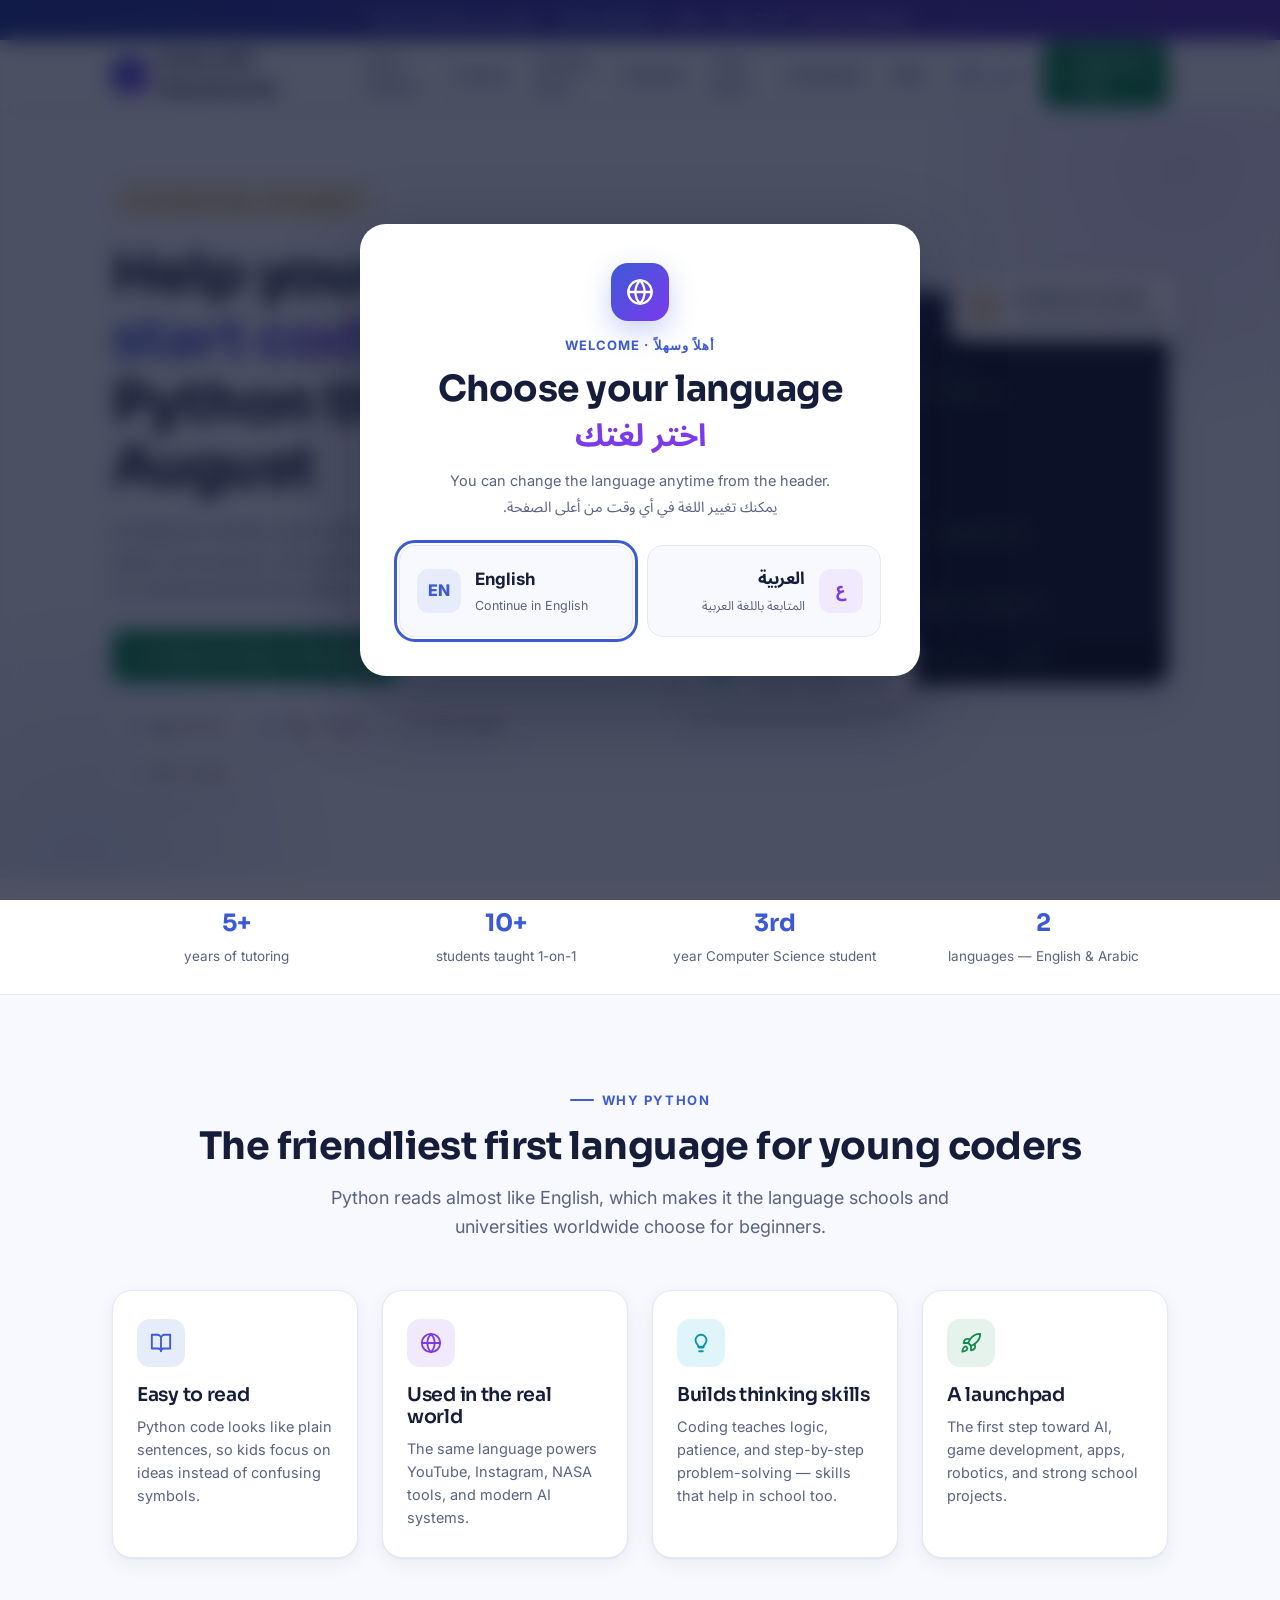
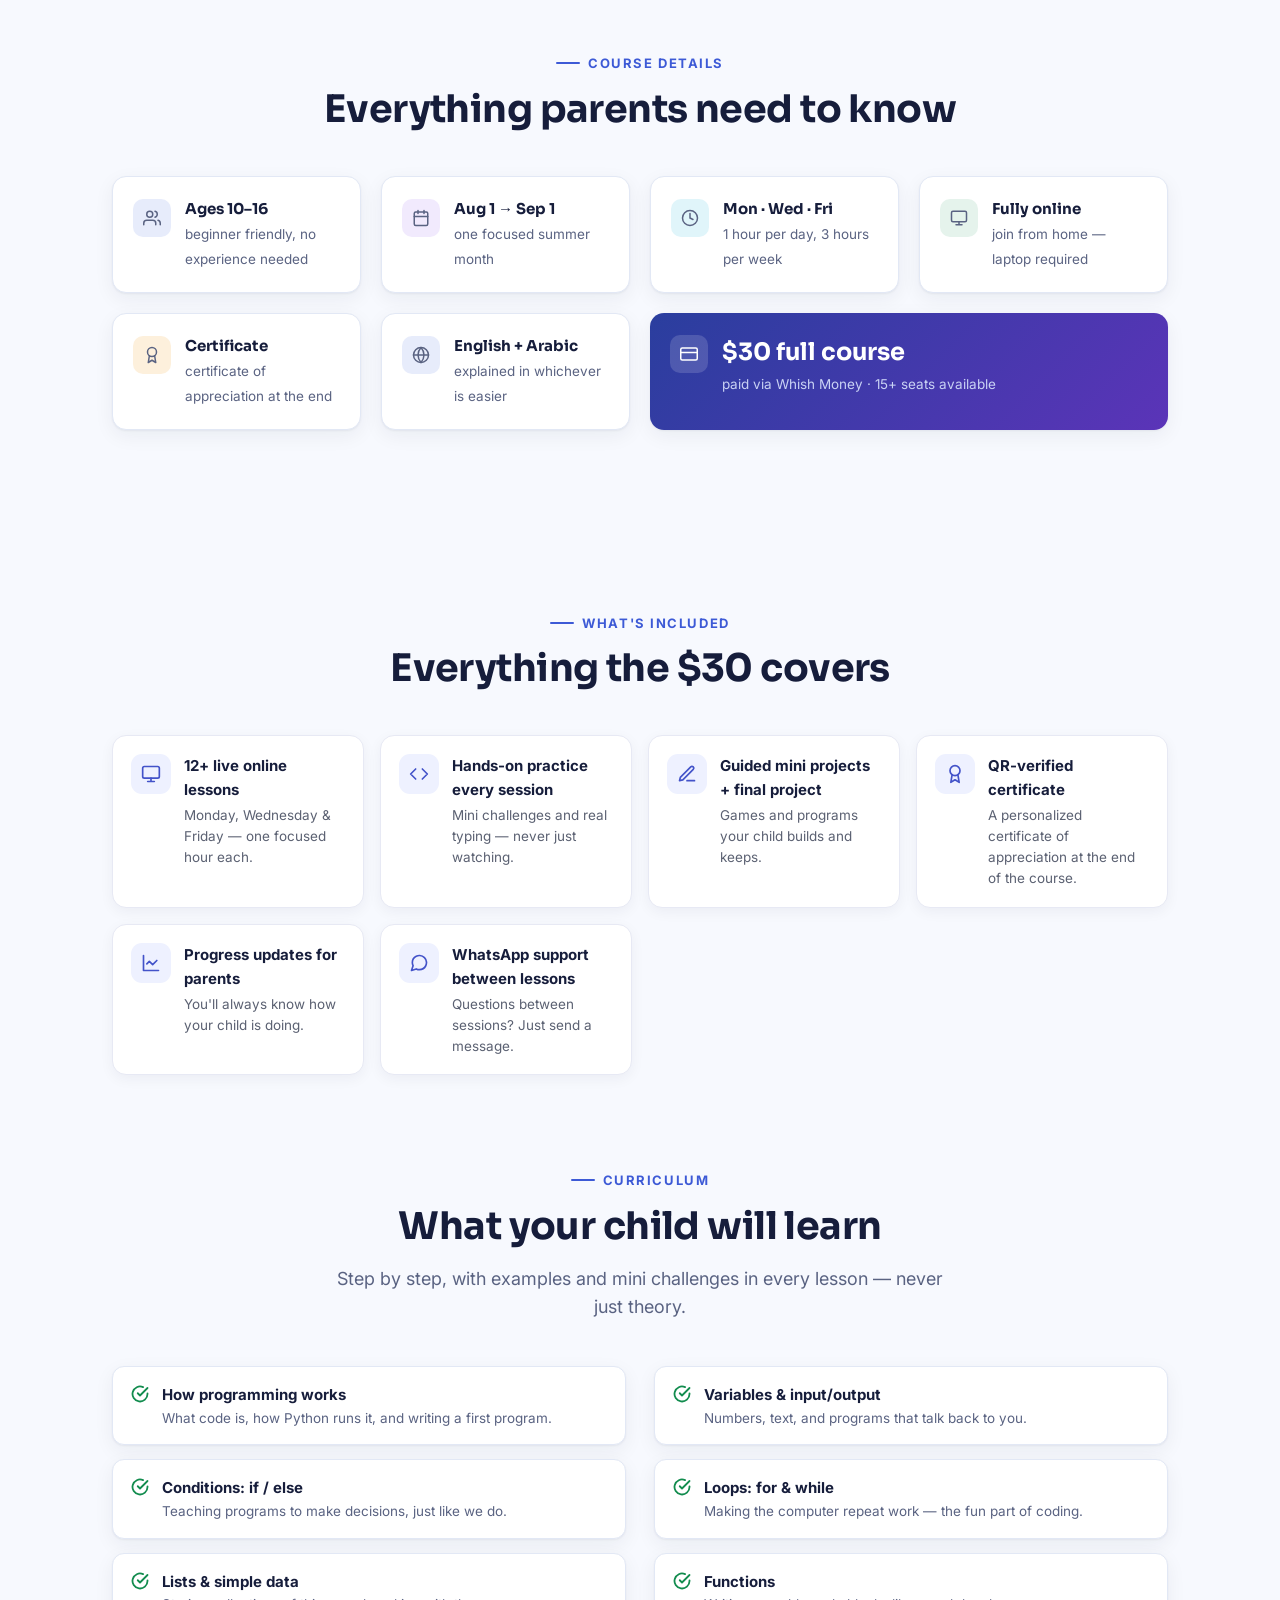
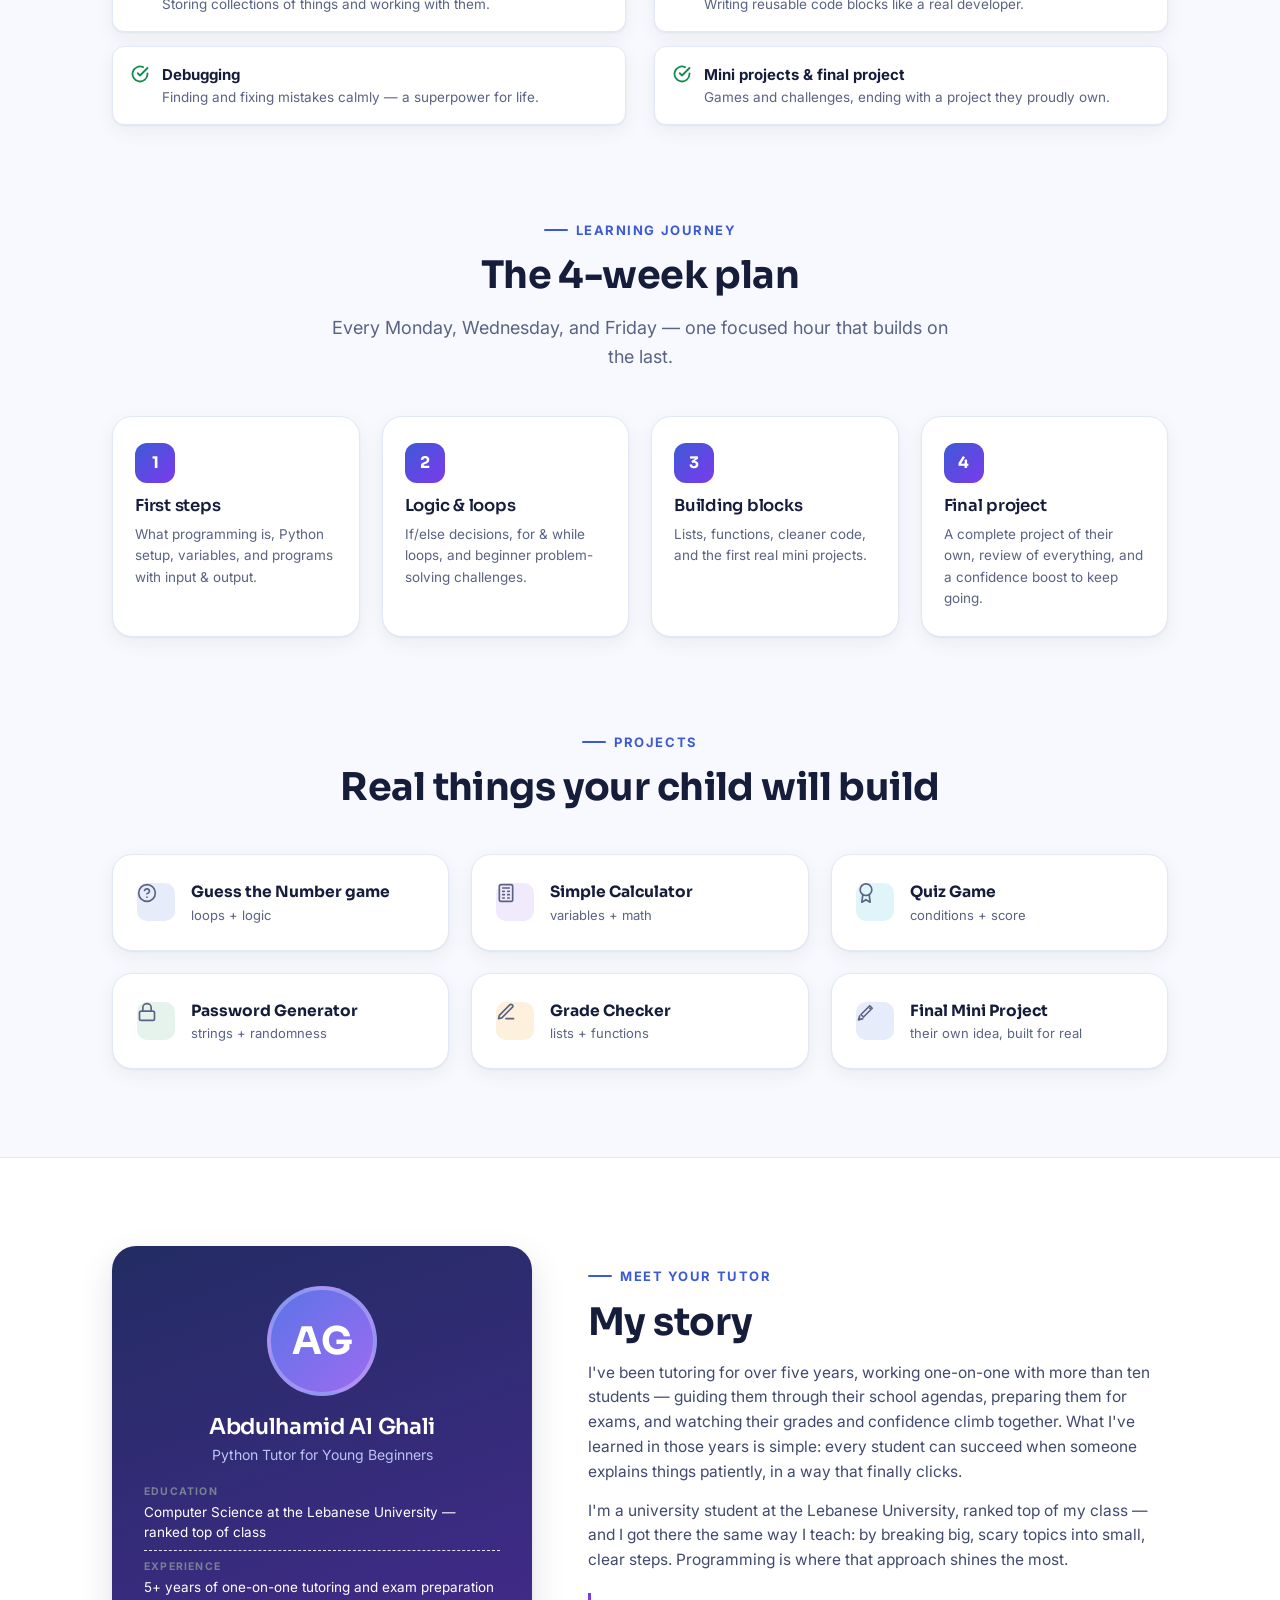
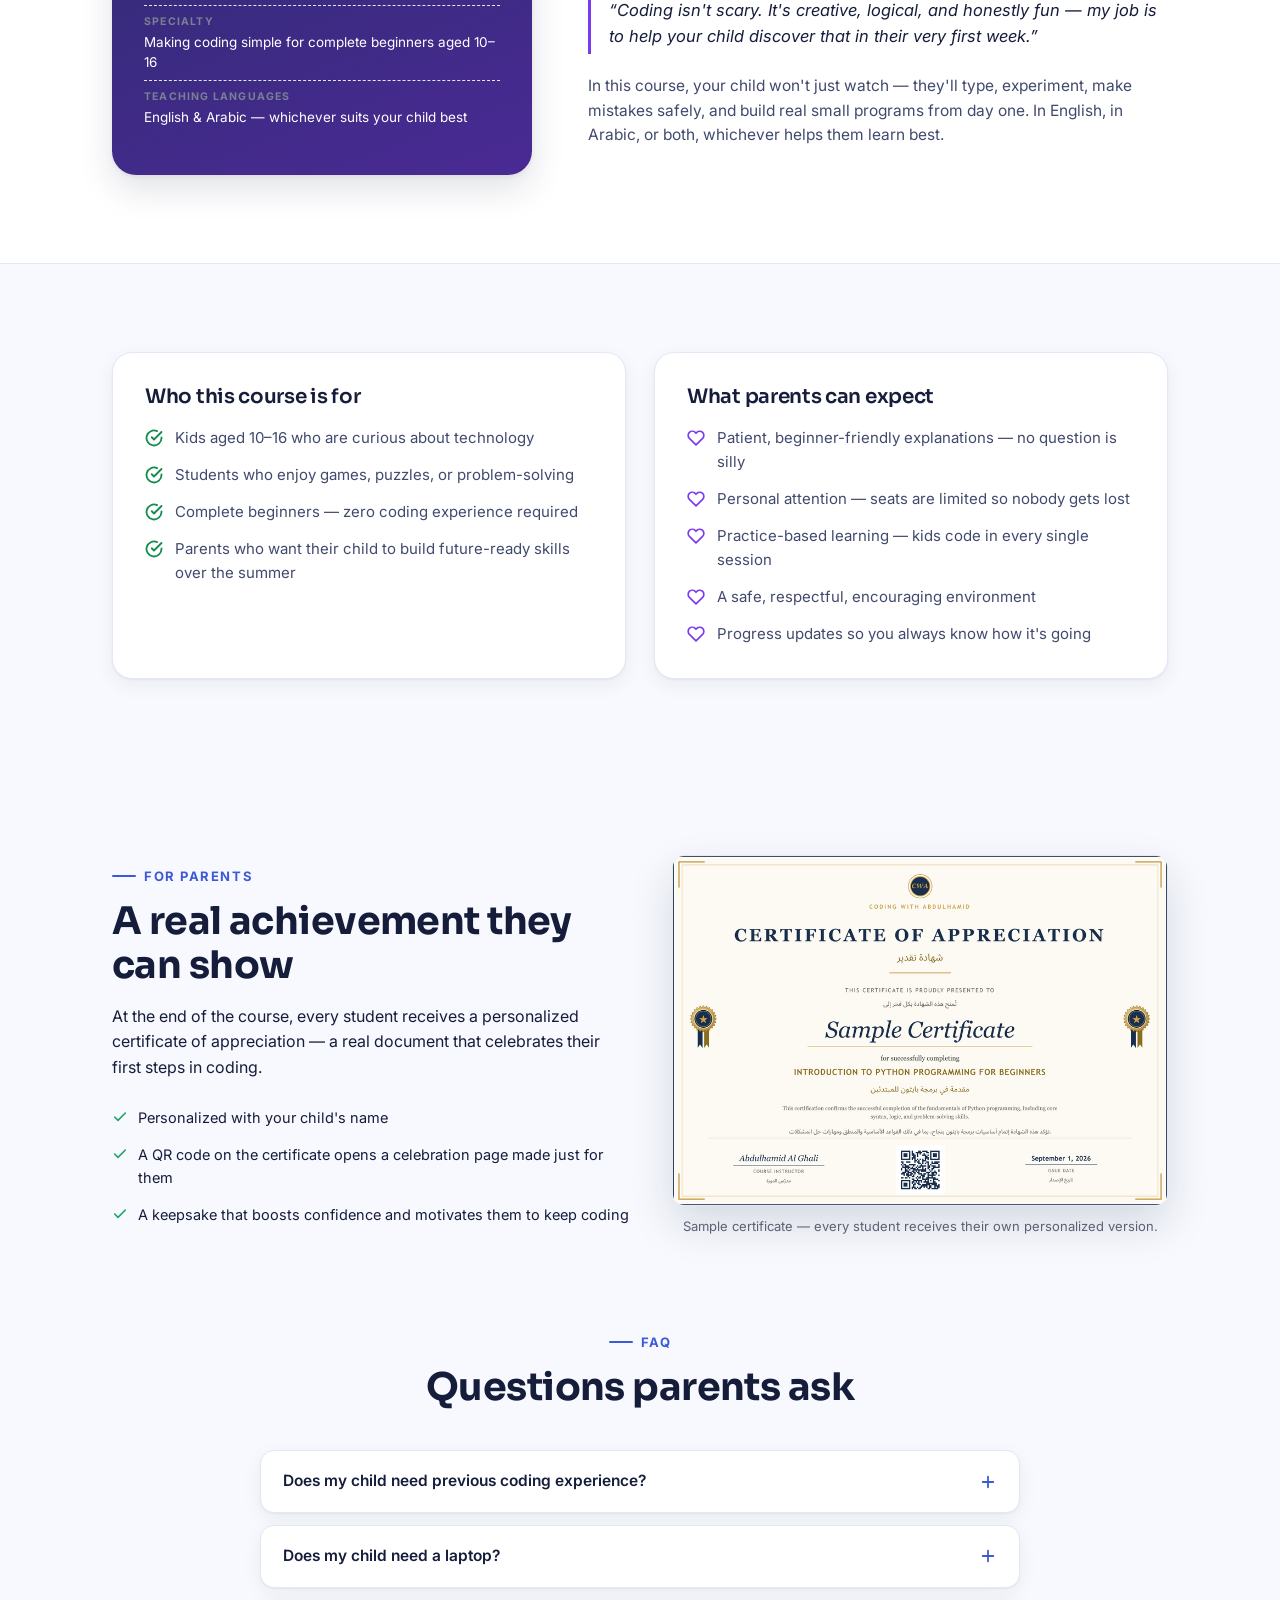
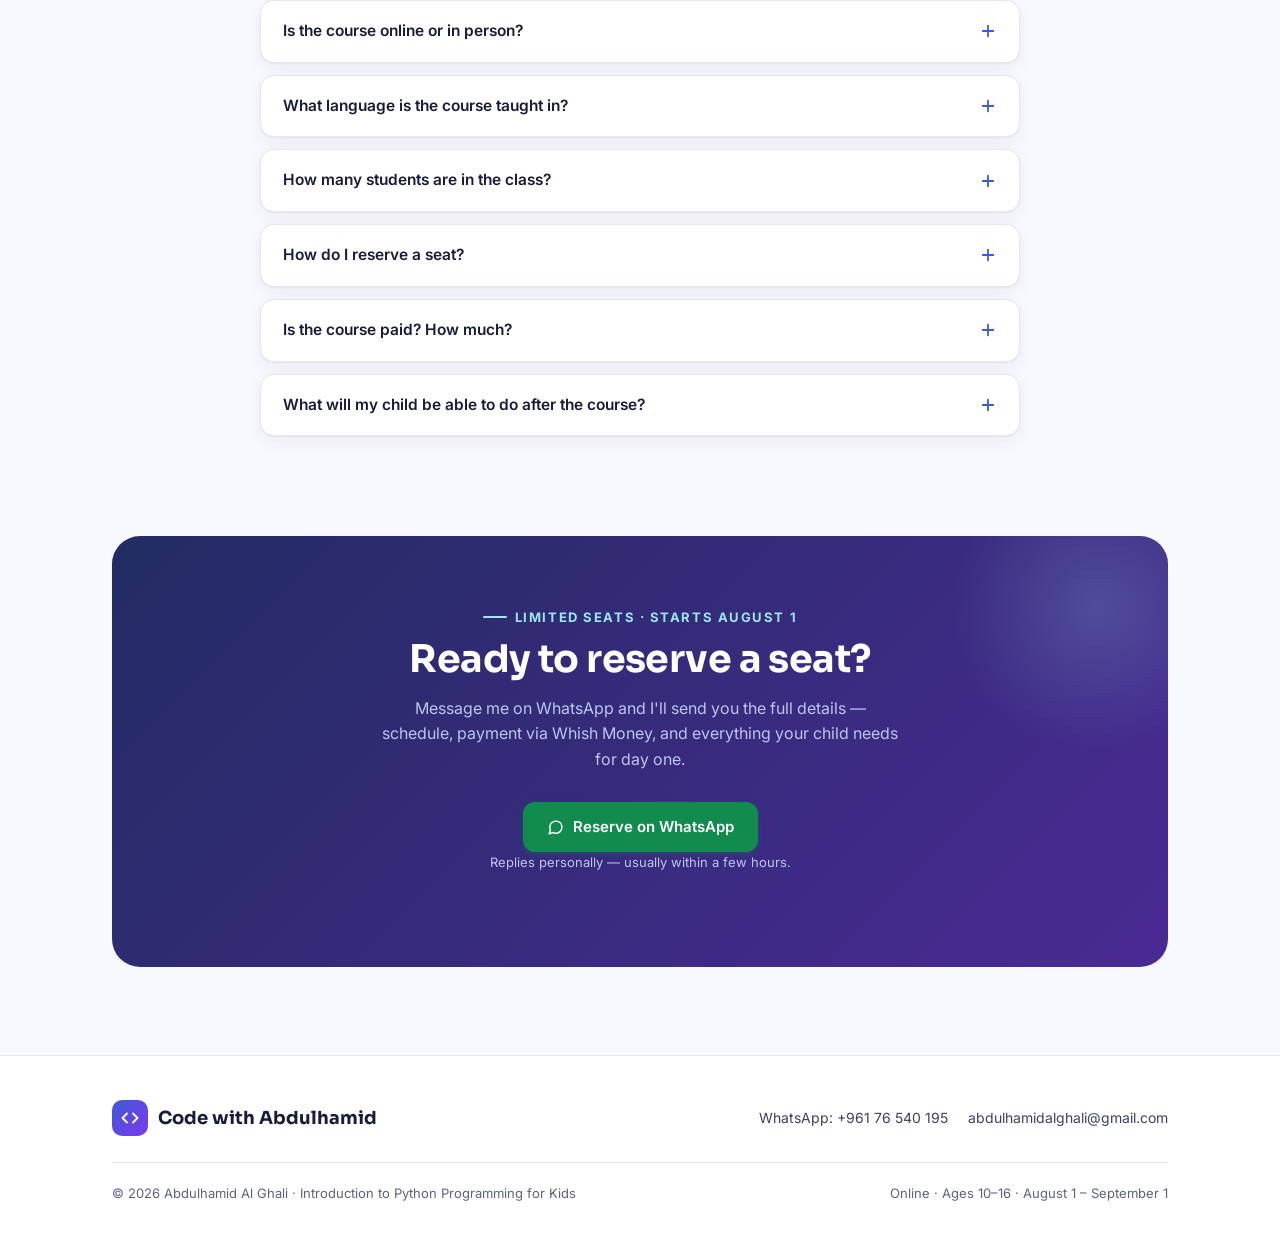
<file: index.html>
<!DOCTYPE html>
<html lang="en">
<head>
<meta charset="UTF-8">
<meta name="viewport" content="width=device-width, initial-scale=1.0">
<title>Python for Kids — Online Summer Course | Abdulhamid Al Ghali</title>
<meta name="description" content="Beginner-friendly online Python programming course for kids aged 10–16. August 1 to September 1, 3 hours/week, taught in English + Arabic by Abdulhamid Al Ghali. Reserve a seat on WhatsApp.">
<link rel="preconnect" href="https://fonts.googleapis.com">
<link rel="preconnect" href="https://fonts.gstatic.com" crossorigin>
<link href="https://fonts.googleapis.com/css2?family=Sora:wght@600;700&family=Inter:wght@400;500;600;700&family=Noto+Sans+Arabic:wght@400;500;600;700&display=swap" rel="stylesheet">
<link rel="stylesheet" href="styles.css">
<link rel="icon" href="data:image/svg+xml,%3Csvg xmlns='http://www.w3.org/2000/svg' viewBox='0 0 100 100'%3E%3Crect width='100' height='100' rx='22' fill='%233D5AD6'/%3E%3Ctext x='50' y='68' font-size='52' text-anchor='middle' fill='white' font-family='monospace'%3E%26%23928;%3C/text%3E%3C/svg%3E">
</head>
<body>

<div class="language-modal" id="languageModal" role="dialog" aria-modal="true" aria-labelledby="languageModalTitle" hidden>
  <div class="language-dialog">
    <div class="language-symbol" aria-hidden="true">
      <svg width="28" height="28" viewBox="0 0 24 24" fill="none" stroke="currentColor" stroke-width="2" stroke-linecap="round" stroke-linejoin="round"><circle cx="12" cy="12" r="10"/><path d="M2 12h20M12 2a15.3 15.3 0 0 1 4 10 15.3 15.3 0 0 1-4 10 15.3 15.3 0 0 1-4-10 15.3 15.3 0 0 1 4-10z"/></svg>
    </div>
    <p class="language-welcome">Welcome · أهلاً وسهلاً</p>
    <h2 id="languageModalTitle">Choose your language<br><span lang="ar" dir="rtl">اختر لغتك</span></h2>
    <p class="language-help">You can change the language anytime from the header.<br><span lang="ar" dir="rtl">يمكنك تغيير اللغة في أي وقت من أعلى الصفحة.</span></p>
    <div class="language-options">
      <button class="language-choice" type="button" data-language-choice="en">
        <span class="language-code" aria-hidden="true">EN</span>
        <span><strong>English</strong><small>Continue in English</small></span>
      </button>
      <button class="language-choice" type="button" data-language-choice="ar" lang="ar" dir="rtl">
        <span class="language-code" aria-hidden="true">ع</span>
        <span><strong>العربية</strong><small>المتابعة باللغة العربية</small></span>
      </button>
    </div>
  </div>
</div>

<div class="announce">Summer intake now open — <b>starts August 1</b> · online · ages 10–16 · seats are limited</div>

<header class="nav">
  <div class="wrap nav-inner">
    <a class="logo" href="#top" aria-label="Code with Abdulhamid — home">
      <span class="logo-mark" aria-hidden="true"><svg width="18" height="18" viewBox="0 0 24 24" fill="none" stroke="currentColor" stroke-width="2.4" stroke-linecap="round" stroke-linejoin="round"><path d="m16 18 6-6-6-6M8 6l-6 6 6 6"/></svg></span>
      Code with Abdulhamid
    </a>
    <nav aria-label="Main navigation">
      <ul class="nav-links" id="navLinks">
        <li><a href="#why">Why Python</a></li>
        <li><a href="#course">Course</a></li>
        <li><a href="#plan">Weekly plan</a></li>
        <li><a href="#projects">Projects</a></li>
        <li><a href="#tutor">Your tutor</a></li>
        <li><a href="#certificate">Certificate</a></li>
        <li><a href="#faq">FAQ</a></li>
      </ul>
    </nav>
    <div class="nav-actions">
      <button class="language-toggle" id="languageToggle" type="button" aria-label="Switch to Arabic">
        <svg width="17" height="17" viewBox="0 0 24 24" fill="none" stroke="currentColor" stroke-width="2" stroke-linecap="round" stroke-linejoin="round" aria-hidden="true"><circle cx="12" cy="12" r="10"/><path d="M2 12h20M12 2a15.3 15.3 0 0 1 4 10 15.3 15.3 0 0 1-4 10 15.3 15.3 0 0 1-4-10 15.3 15.3 0 0 1 4-10z"/></svg>
        <span id="languageToggleText">العربية</span>
      </button>
      <a class="btn btn-wa btn-sm nav-cta-desktop wa-btn" href="https://wa.me/96176540195" target="_blank" rel="noopener">
        <svg width="15" height="15" viewBox="0 0 24 24" fill="none" stroke="currentColor" stroke-width="2" stroke-linecap="round" stroke-linejoin="round" aria-hidden="true"><path d="M21 11.5a8.38 8.38 0 0 1-.9 3.8 8.5 8.5 0 0 1-7.6 4.7 8.38 8.38 0 0 1-3.8-.9L3 21l1.9-5.7a8.38 8.38 0 0 1-.9-3.8 8.5 8.5 0 0 1 4.7-7.6 8.38 8.38 0 0 1 3.8-.9h.5a8.48 8.48 0 0 1 8 8v.5z"/></svg>
        Reserve a seat
      </a>
      <button class="hamburger" id="hamburger" aria-label="Open menu" aria-expanded="false" aria-controls="navLinks">
        <svg width="22" height="22" viewBox="0 0 24 24" fill="none" stroke="currentColor" stroke-width="2" stroke-linecap="round" aria-hidden="true"><path d="M3 6h18M3 12h18M3 18h18"/></svg>
      </button>
    </div>
  </div>
</header>

<main id="top">

<!-- HERO -->
<section class="hero" aria-label="Introduction">
  <div class="wrap hero-grid">
    <div>
      <span class="hero-badge">
        <svg width="14" height="14" viewBox="0 0 24 24" fill="none" stroke="currentColor" stroke-width="2.2" stroke-linecap="round" stroke-linejoin="round" aria-hidden="true"><rect x="3" y="4" width="18" height="18" rx="2"/><path d="M16 2v4M8 2v4M3 10h18"/></svg>
        Enrollment open · starts August 1
      </span>
      <h1>Help your child <span class="grad">start coding</span> with Python this August</h1>
      <p class="lead">A beginner-friendly, paid online course for ages 10–16. Small steps, fun projects, and patient teaching in English + Arabic — no coding experience needed.</p>
      <div class="hero-actions">
        <a class="btn btn-wa wa-btn" href="https://wa.me/96176540195" target="_blank" rel="noopener">
          <svg width="17" height="17" viewBox="0 0 24 24" fill="none" stroke="currentColor" stroke-width="2" stroke-linecap="round" stroke-linejoin="round" aria-hidden="true"><path d="M21 11.5a8.38 8.38 0 0 1-.9 3.8 8.5 8.5 0 0 1-7.6 4.7 8.38 8.38 0 0 1-3.8-.9L3 21l1.9-5.7a8.38 8.38 0 0 1-.9-3.8 8.5 8.5 0 0 1 4.7-7.6 8.38 8.38 0 0 1 3.8-.9h.5a8.48 8.48 0 0 1 8 8v.5z"/></svg>
          Reserve a Seat on WhatsApp
        </a>
        <a class="btn btn-ghost" href="#course">View Course Details</a>
      </div>
      <div class="meta-chips" role="list">
        <span class="chip" role="listitem"><svg width="14" height="14" viewBox="0 0 24 24" fill="none" stroke="currentColor" stroke-width="2.2" stroke-linecap="round" stroke-linejoin="round" aria-hidden="true"><path d="M17 21v-2a4 4 0 0 0-4-4H5a4 4 0 0 0-4 4v2"/><circle cx="9" cy="7" r="4"/><path d="M23 21v-2a4 4 0 0 0-3-3.87M16 3.13a4 4 0 0 1 0 7.75"/></svg>Ages 10–16</span>
        <span class="chip" role="listitem"><svg width="14" height="14" viewBox="0 0 24 24" fill="none" stroke="currentColor" stroke-width="2.2" stroke-linecap="round" stroke-linejoin="round" aria-hidden="true"><rect x="3" y="4" width="18" height="18" rx="2"/><path d="M16 2v4M8 2v4M3 10h18"/></svg>Aug 1 – Sep 1</span>
        <span class="chip" role="listitem"><svg width="14" height="14" viewBox="0 0 24 24" fill="none" stroke="currentColor" stroke-width="2.2" stroke-linecap="round" aria-hidden="true"><circle cx="12" cy="12" r="10"/><path d="M12 6v6l4 2"/></svg>3 hrs / week</span>
        <span class="chip" role="listitem"><svg width="14" height="14" viewBox="0 0 24 24" fill="none" stroke="currentColor" stroke-width="2.2" stroke-linecap="round" stroke-linejoin="round" aria-hidden="true"><rect x="2" y="3" width="20" height="14" rx="2"/><path d="M8 21h8M12 17v4"/></svg>100% online</span>
      </div>
    </div>
    <div class="hero-visual">
      <div class="editor" aria-label="Example of simple Python code students will write">
        <div class="editor-bar">
          <span class="dot dot-r"></span><span class="dot dot-y"></span><span class="dot dot-g"></span>
          <span class="editor-title">my_first_program.py</span>
        </div>
<pre class="editor-code"><code><span class="cm"># My very first Python program!</span>
name = <span class="fn">input</span>(<span class="st">"What is your name? "</span>)
<span class="fn">print</span>(<span class="st">"Hello,"</span>, name)

score = <span class="nm">0</span>
<span class="kw">for</span> level <span class="kw">in</span> <span class="fn">range</span>(<span class="nm">1</span>, <span class="nm">5</span>):
    score = score + <span class="nm">10</span>
    <span class="fn">print</span>(<span class="st">"Level"</span>, level, <span class="st">"complete!"</span>)

<span class="kw">if</span> score >= <span class="nm">40</span>:
    <span class="fn">print</span>(<span class="st">"You are officially a coder!"</span>)</code></pre>
        <div class="editor-out">&gt;&gt;&gt; Hello, Maya · You are officially a coder!</div>
      </div>
      <div class="float-card fc-1">
        <span class="fc-ico ico-gold"><svg width="18" height="18" viewBox="0 0 24 24" fill="none" stroke="currentColor" stroke-width="2" stroke-linecap="round" stroke-linejoin="round" aria-hidden="true"><circle cx="12" cy="8" r="6"/><path d="M15.5 13 17 22l-5-3-5 3 1.5-9"/></svg></span>
        <span>Certificate included<small>Certificate of appreciation</small></span>
      </div>
      <div class="float-card fc-2">
        <span class="fc-ico ico-cyan"><svg width="18" height="18" viewBox="0 0 24 24" fill="none" stroke="currentColor" stroke-width="2" stroke-linecap="round" stroke-linejoin="round" aria-hidden="true"><circle cx="12" cy="12" r="10"/><path d="M2 12h20M12 2a15.3 15.3 0 0 1 4 10 15.3 15.3 0 0 1-4 10 15.3 15.3 0 0 1-4-10 15.3 15.3 0 0 1 4-10z"/></svg></span>
        <span>Two languages<small>Taught in English + Arabic</small></span>
      </div>
    </div>
  </div>
</section>

<!-- TRUST STRIP -->
<div class="strip" aria-label="Tutor highlights">
  <div class="wrap strip-grid">
    <div><b>5+</b><span>years of tutoring</span></div>
    <div><b>10+</b><span>students taught 1-on-1</span></div>
    <div><b>3rd</b><span>year Computer Science student</span></div>
    <div><b>2</b><span>languages — English &amp; Arabic</span></div>
  </div>
</div>

<!-- WHY PYTHON -->
<section id="why">
  <div class="wrap">
    <div class="center reveal">
      <span class="eyebrow">Why Python</span>
      <h2>The friendliest first language for young coders</h2>
      <p class="lead">Python reads almost like English, which makes it the language schools and universities worldwide choose for beginners.</p>
    </div>
    <div class="cards-4" style="margin-top:48px">
      <div class="card reveal">
        <span class="card-ico ico-blue"><svg width="22" height="22" viewBox="0 0 24 24" fill="none" stroke="currentColor" stroke-width="2" stroke-linecap="round" stroke-linejoin="round" aria-hidden="true"><path d="M2 3h6a4 4 0 0 1 4 4v14a3 3 0 0 0-3-3H2zM22 3h-6a4 4 0 0 0-4 4v14a3 3 0 0 1 3-3h7z"/></svg></span>
        <h3>Easy to read</h3>
        <p>Python code looks like plain sentences, so kids focus on ideas instead of confusing symbols.</p>
      </div>
      <div class="card reveal">
        <span class="card-ico ico-purple"><svg width="22" height="22" viewBox="0 0 24 24" fill="none" stroke="currentColor" stroke-width="2" stroke-linecap="round" stroke-linejoin="round" aria-hidden="true"><circle cx="12" cy="12" r="10"/><path d="M2 12h20M12 2a15.3 15.3 0 0 1 4 10 15.3 15.3 0 0 1-4 10 15.3 15.3 0 0 1-4-10 15.3 15.3 0 0 1 4-10z"/></svg></span>
        <h3>Used in the real world</h3>
        <p>The same language powers YouTube, Instagram, NASA tools, and modern AI systems.</p>
      </div>
      <div class="card reveal">
        <span class="card-ico ico-cyan"><svg width="22" height="22" viewBox="0 0 24 24" fill="none" stroke="currentColor" stroke-width="2" stroke-linecap="round" stroke-linejoin="round" aria-hidden="true"><path d="M9.663 17h4.673M12 3a6 6 0 0 1 6 6c0 2.22-1.21 3.72-2.4 5.06-.46.52-.6 1.02-.6 1.94h-6c0-.92-.14-1.42-.6-1.94C7.21 12.72 6 11.22 6 9a6 6 0 0 1 6-6zM10 21h4"/></svg></span>
        <h3>Builds thinking skills</h3>
        <p>Coding teaches logic, patience, and step-by-step problem-solving — skills that help in school too.</p>
      </div>
      <div class="card reveal">
        <span class="card-ico ico-green"><svg width="22" height="22" viewBox="0 0 24 24" fill="none" stroke="currentColor" stroke-width="2" stroke-linecap="round" stroke-linejoin="round" aria-hidden="true"><path d="M4.5 16.5c-1.5 1.26-2 5-2 5s3.74-.5 5-2c.71-.84.7-2.13-.09-2.91a2.18 2.18 0 0 0-2.91-.09zM12 15l-3-3a22 22 0 0 1 2-3.95A12.88 12.88 0 0 1 22 2c0 2.72-.78 7.5-6 11a22.35 22.35 0 0 1-4 2z"/><path d="M9 12H4s.55-3.03 2-4c1.62-1.08 5 0 5 0M12 15v5s3.03-.55 4-2c1.08-1.62 0-5 0-5"/></svg></span>
        <h3>A launchpad</h3>
        <p>The first step toward AI, game development, apps, robotics, and strong school projects.</p>
      </div>
    </div>
  </div>
</section>

<!-- COURSE DETAILS -->
<section id="course" style="padding-top:0">
  <div class="wrap">
    <div class="center reveal">
      <span class="eyebrow">Course details</span>
      <h2>Everything parents need to know</h2>
    </div>
    <div class="detail-grid" style="margin-top:44px">
      <div class="detail reveal">
        <span class="fc-ico ico-blue"><svg width="18" height="18" viewBox="0 0 24 24" fill="none" stroke="currentColor" stroke-width="2" stroke-linecap="round" stroke-linejoin="round" aria-hidden="true"><path d="M17 21v-2a4 4 0 0 0-4-4H5a4 4 0 0 0-4 4v2"/><circle cx="9" cy="7" r="4"/><path d="M23 21v-2a4 4 0 0 0-3-3.87M16 3.13a4 4 0 0 1 0 7.75"/></svg></span>
        <div><b>Ages 10–16</b><span>beginner friendly, no experience needed</span></div>
      </div>
      <div class="detail reveal">
        <span class="fc-ico ico-purple"><svg width="18" height="18" viewBox="0 0 24 24" fill="none" stroke="currentColor" stroke-width="2" stroke-linecap="round" stroke-linejoin="round" aria-hidden="true"><rect x="3" y="4" width="18" height="18" rx="2"/><path d="M16 2v4M8 2v4M3 10h18"/></svg></span>
        <div><b>Aug 1 → Sep 1</b><span>one focused summer month</span></div>
      </div>
      <div class="detail reveal">
        <span class="fc-ico ico-cyan"><svg width="18" height="18" viewBox="0 0 24 24" fill="none" stroke="currentColor" stroke-width="2" stroke-linecap="round" aria-hidden="true"><circle cx="12" cy="12" r="10"/><path d="M12 6v6l4 2"/></svg></span>
        <div><b>Mon · Wed · Fri</b><span>1 hour per day, 3 hours per week</span></div>
      </div>
      <div class="detail reveal">
        <span class="fc-ico ico-green"><svg width="18" height="18" viewBox="0 0 24 24" fill="none" stroke="currentColor" stroke-width="2" stroke-linecap="round" stroke-linejoin="round" aria-hidden="true"><rect x="2" y="3" width="20" height="14" rx="2"/><path d="M8 21h8M12 17v4"/></svg></span>
        <div><b>Fully online</b><span>join from home — laptop required</span></div>
      </div>
      <div class="detail reveal">
        <span class="fc-ico ico-gold"><svg width="18" height="18" viewBox="0 0 24 24" fill="none" stroke="currentColor" stroke-width="2" stroke-linecap="round" stroke-linejoin="round" aria-hidden="true"><circle cx="12" cy="8" r="6"/><path d="M15.5 13 17 22l-5-3-5 3 1.5-9"/></svg></span>
        <div><b>Certificate</b><span>certificate of appreciation at the end</span></div>
      </div>
      <div class="detail reveal">
        <span class="fc-ico ico-blue"><svg width="18" height="18" viewBox="0 0 24 24" fill="none" stroke="currentColor" stroke-width="2" stroke-linecap="round" stroke-linejoin="round" aria-hidden="true"><circle cx="12" cy="12" r="10"/><path d="M2 12h20M12 2a15.3 15.3 0 0 1 4 10 15.3 15.3 0 0 1-4 10 15.3 15.3 0 0 1-4-10 15.3 15.3 0 0 1 4-10z"/></svg></span>
        <div><b>English + Arabic</b><span>explained in whichever is easier</span></div>
      </div>
      <div class="detail detail-price reveal">
        <span class="fc-ico" style="background:rgba(255,255,255,.15);color:#fff"><svg width="18" height="18" viewBox="0 0 24 24" fill="none" stroke="currentColor" stroke-width="2" stroke-linecap="round" stroke-linejoin="round" aria-hidden="true"><rect x="1" y="4" width="22" height="16" rx="2"/><path d="M1 10h22"/></svg></span>
        <div><b>$30 full course</b><span>paid via Whish Money · 15+ seats available</span></div>
      </div>
    </div>
  </div>
</section>

<!-- WHAT'S INCLUDED -->
<section id="included">
  <div class="wrap">
    <div class="center reveal">
      <span class="eyebrow">What's included</span>
      <h2>Everything the $30 covers</h2>
    </div>
    <div class="inc-grid" style="margin-top:44px">
      <div class="inc-card reveal"><span class="inc-ico"><svg width="20" height="20" viewBox="0 0 24 24" fill="none" stroke="currentColor" stroke-width="2" stroke-linecap="round" stroke-linejoin="round" aria-hidden="true"><rect x="2" y="3" width="20" height="14" rx="2"/><path d="M8 21h8M12 17v4"/></svg></span><div><b>12+ live online lessons</b><p>Monday, Wednesday &amp; Friday — one focused hour each.</p></div></div>
      <div class="inc-card reveal"><span class="inc-ico"><svg width="20" height="20" viewBox="0 0 24 24" fill="none" stroke="currentColor" stroke-width="2" stroke-linecap="round" stroke-linejoin="round" aria-hidden="true"><path d="m16 18 6-6-6-6M8 6l-6 6 6 6"/></svg></span><div><b>Hands-on practice every session</b><p>Mini challenges and real typing — never just watching.</p></div></div>
      <div class="inc-card reveal"><span class="inc-ico"><svg width="20" height="20" viewBox="0 0 24 24" fill="none" stroke="currentColor" stroke-width="2" stroke-linecap="round" stroke-linejoin="round" aria-hidden="true"><path d="M12 20h9M16.5 3.5a2.12 2.12 0 0 1 3 3L7 19l-4 1 1-4z"/></svg></span><div><b>Guided mini projects + final project</b><p>Games and programs your child builds and keeps.</p></div></div>
      <div class="inc-card reveal"><span class="inc-ico"><svg width="20" height="20" viewBox="0 0 24 24" fill="none" stroke="currentColor" stroke-width="2" stroke-linecap="round" stroke-linejoin="round" aria-hidden="true"><circle cx="12" cy="8" r="6"/><path d="M15.5 13 17 22l-5-3-5 3 1.5-9"/></svg></span><div><b>QR-verified certificate</b><p>A personalized certificate of appreciation at the end of the course.</p></div></div>
      <div class="inc-card reveal"><span class="inc-ico"><svg width="20" height="20" viewBox="0 0 24 24" fill="none" stroke="currentColor" stroke-width="2" stroke-linecap="round" stroke-linejoin="round" aria-hidden="true"><path d="M3 3v18h18"/><path d="m19 9-5 5-4-4-3 3"/></svg></span><div><b>Progress updates for parents</b><p>You'll always know how your child is doing.</p></div></div>
      <div class="inc-card reveal"><span class="inc-ico"><svg width="20" height="20" viewBox="0 0 24 24" fill="none" stroke="currentColor" stroke-width="2" stroke-linecap="round" stroke-linejoin="round" aria-hidden="true"><path d="M21 11.5a8.38 8.38 0 0 1-.9 3.8 8.5 8.5 0 0 1-7.6 4.7 8.38 8.38 0 0 1-3.8-.9L3 21l1.9-5.7a8.38 8.38 0 0 1-.9-3.8 8.5 8.5 0 0 1 4.7-7.6 8.38 8.38 0 0 1 3.8-.9h.5a8.48 8.48 0 0 1 8 8v.5z"/></svg></span><div><b>WhatsApp support between lessons</b><p>Questions between sessions? Just send a message.</p></div></div>
    </div>
  </div>
</section>

<!-- WHAT STUDENTS LEARN -->
<section id="learn" style="padding-top:0">
  <div class="wrap">
    <div class="center reveal">
      <span class="eyebrow">Curriculum</span>
      <h2>What your child will learn</h2>
      <p class="lead">Step by step, with examples and mini challenges in every lesson — never just theory.</p>
    </div>
    <div class="learn-grid" style="margin-top:44px">
      <div class="learn-item reveal"><svg width="18" height="18" viewBox="0 0 24 24" fill="none" stroke="currentColor" stroke-width="2.4" stroke-linecap="round" stroke-linejoin="round" aria-hidden="true"><path d="M22 11.08V12a10 10 0 1 1-5.93-9.14"/><path d="m9 11 3 3L22 4"/></svg><div><b>How programming works</b><p>What code is, how Python runs it, and writing a first program.</p></div></div>
      <div class="learn-item reveal"><svg width="18" height="18" viewBox="0 0 24 24" fill="none" stroke="currentColor" stroke-width="2.4" stroke-linecap="round" stroke-linejoin="round" aria-hidden="true"><path d="M22 11.08V12a10 10 0 1 1-5.93-9.14"/><path d="m9 11 3 3L22 4"/></svg><div><b>Variables &amp; input/output</b><p>Numbers, text, and programs that talk back to you.</p></div></div>
      <div class="learn-item reveal"><svg width="18" height="18" viewBox="0 0 24 24" fill="none" stroke="currentColor" stroke-width="2.4" stroke-linecap="round" stroke-linejoin="round" aria-hidden="true"><path d="M22 11.08V12a10 10 0 1 1-5.93-9.14"/><path d="m9 11 3 3L22 4"/></svg><div><b>Conditions: if / else</b><p>Teaching programs to make decisions, just like we do.</p></div></div>
      <div class="learn-item reveal"><svg width="18" height="18" viewBox="0 0 24 24" fill="none" stroke="currentColor" stroke-width="2.4" stroke-linecap="round" stroke-linejoin="round" aria-hidden="true"><path d="M22 11.08V12a10 10 0 1 1-5.93-9.14"/><path d="m9 11 3 3L22 4"/></svg><div><b>Loops: for &amp; while</b><p>Making the computer repeat work — the fun part of coding.</p></div></div>
      <div class="learn-item reveal"><svg width="18" height="18" viewBox="0 0 24 24" fill="none" stroke="currentColor" stroke-width="2.4" stroke-linecap="round" stroke-linejoin="round" aria-hidden="true"><path d="M22 11.08V12a10 10 0 1 1-5.93-9.14"/><path d="m9 11 3 3L22 4"/></svg><div><b>Lists &amp; simple data</b><p>Storing collections of things and working with them.</p></div></div>
      <div class="learn-item reveal"><svg width="18" height="18" viewBox="0 0 24 24" fill="none" stroke="currentColor" stroke-width="2.4" stroke-linecap="round" stroke-linejoin="round" aria-hidden="true"><path d="M22 11.08V12a10 10 0 1 1-5.93-9.14"/><path d="m9 11 3 3L22 4"/></svg><div><b>Functions</b><p>Writing reusable code blocks like a real developer.</p></div></div>
      <div class="learn-item reveal"><svg width="18" height="18" viewBox="0 0 24 24" fill="none" stroke="currentColor" stroke-width="2.4" stroke-linecap="round" stroke-linejoin="round" aria-hidden="true"><path d="M22 11.08V12a10 10 0 1 1-5.93-9.14"/><path d="m9 11 3 3L22 4"/></svg><div><b>Debugging</b><p>Finding and fixing mistakes calmly — a superpower for life.</p></div></div>
      <div class="learn-item reveal"><svg width="18" height="18" viewBox="0 0 24 24" fill="none" stroke="currentColor" stroke-width="2.4" stroke-linecap="round" stroke-linejoin="round" aria-hidden="true"><path d="M22 11.08V12a10 10 0 1 1-5.93-9.14"/><path d="m9 11 3 3L22 4"/></svg><div><b>Mini projects &amp; final project</b><p>Games and challenges, ending with a project they proudly own.</p></div></div>
    </div>
  </div>
</section>

<!-- WEEKLY PLAN -->
<section id="plan" style="padding-top:0">
  <div class="wrap">
    <div class="center reveal">
      <span class="eyebrow">Learning journey</span>
      <h2>The 4-week plan</h2>
      <p class="lead">Every Monday, Wednesday, and Friday — one focused hour that builds on the last.</p>
    </div>
    <div class="timeline" style="margin-top:44px">
      <div class="week reveal"><span class="week-num">1</span><h3>First steps</h3><p>What programming is, Python setup, variables, and programs with input &amp; output.</p></div>
      <div class="week reveal"><span class="week-num">2</span><h3>Logic &amp; loops</h3><p>If/else decisions, for &amp; while loops, and beginner problem-solving challenges.</p></div>
      <div class="week reveal"><span class="week-num">3</span><h3>Building blocks</h3><p>Lists, functions, cleaner code, and the first real mini projects.</p></div>
      <div class="week reveal"><span class="week-num">4</span><h3>Final project</h3><p>A complete project of their own, review of everything, and a confidence boost to keep going.</p></div>
    </div>
  </div>
</section>

<!-- PROJECTS -->
<section id="projects" style="padding-top:0">
  <div class="wrap">
    <div class="center reveal">
      <span class="eyebrow">Projects</span>
      <h2>Real things your child will build</h2>
    </div>
    <div class="proj-grid" style="margin-top:44px">
      <div class="proj reveal"><span class="fc-ico ico-blue"><svg width="20" height="20" viewBox="0 0 24 24" fill="none" stroke="currentColor" stroke-width="2" stroke-linecap="round" stroke-linejoin="round" aria-hidden="true"><circle cx="12" cy="12" r="10"/><path d="M9.09 9a3 3 0 0 1 5.83 1c0 2-3 3-3 3M12 17h.01"/></svg></span><div><b>Guess the Number game</b><span>loops + logic</span></div></div>
      <div class="proj reveal"><span class="fc-ico ico-purple"><svg width="20" height="20" viewBox="0 0 24 24" fill="none" stroke="currentColor" stroke-width="2" stroke-linecap="round" stroke-linejoin="round" aria-hidden="true"><rect x="4" y="2" width="16" height="20" rx="2"/><path d="M8 6h8M8 10h2M14 10h2M8 14h2M14 14h2M8 18h2M14 18h2"/></svg></span><div><b>Simple Calculator</b><span>variables + math</span></div></div>
      <div class="proj reveal"><span class="fc-ico ico-cyan"><svg width="20" height="20" viewBox="0 0 24 24" fill="none" stroke="currentColor" stroke-width="2" stroke-linecap="round" stroke-linejoin="round" aria-hidden="true"><path d="M8.21 13.89 7 23l5-3 5 3-1.21-9.12"/><circle cx="12" cy="8" r="7"/></svg></span><div><b>Quiz Game</b><span>conditions + score</span></div></div>
      <div class="proj reveal"><span class="fc-ico ico-green"><svg width="20" height="20" viewBox="0 0 24 24" fill="none" stroke="currentColor" stroke-width="2" stroke-linecap="round" stroke-linejoin="round" aria-hidden="true"><rect x="3" y="11" width="18" height="11" rx="2"/><path d="M7 11V7a5 5 0 0 1 10 0v4"/></svg></span><div><b>Password Generator</b><span>strings + randomness</span></div></div>
      <div class="proj reveal"><span class="fc-ico ico-gold"><svg width="20" height="20" viewBox="0 0 24 24" fill="none" stroke="currentColor" stroke-width="2" stroke-linecap="round" stroke-linejoin="round" aria-hidden="true"><path d="M12 20h9M16.5 3.5a2.12 2.12 0 0 1 3 3L7 19l-4 1 1-4z"/></svg></span><div><b>Grade Checker</b><span>lists + functions</span></div></div>
      <div class="proj reveal"><span class="fc-ico ico-blue"><svg width="20" height="20" viewBox="0 0 24 24" fill="none" stroke="currentColor" stroke-width="2" stroke-linecap="round" stroke-linejoin="round" aria-hidden="true"><path d="m4.5 16.5-1.5 5 5-1.5M19.5 7.5l-3-3L6 15l3 3zM15 6l3 3"/></svg></span><div><b>Final Mini Project</b><span>their own idea, built for real</span></div></div>
    </div>
  </div>
</section>

<!-- TUTOR -->
<section id="tutor" class="tutor">
  <div class="wrap tutor-grid">
    <div class="tutor-card reveal">
      <div class="avatar-xl" aria-hidden="true">AG</div>
      <h3>Abdulhamid Al Ghali</h3>
      <p class="role">Python Tutor for Young Beginners</p>
      <ul class="creds">
        <li><b>Education</b><span>Computer Science at the Lebanese University — ranked top of class</span></li>
        <li><b>Experience</b><span>5+ years of one-on-one tutoring and exam preparation</span></li>
        <li><b>Specialty</b><span>Making coding simple for complete beginners aged 10–16</span></li>
        <li><b>Teaching languages</b><span>English &amp; Arabic — whichever suits your child best</span></li>
      </ul>
    </div>
    <div class="tutor-body">
      <span class="eyebrow">Meet your tutor</span>
      <h2>My story</h2>
      <p>I've been tutoring for over five years, working one-on-one with more than ten students — guiding them through their school agendas, preparing them for exams, and watching their grades and confidence climb together. What I've learned in those years is simple: every student can succeed when someone explains things patiently, in a way that finally clicks.</p>
      <p>I'm a university student at the Lebanese University, ranked top of my class — and I got there the same way I teach: by breaking big, scary topics into small, clear steps. Programming is where that approach shines the most.</p>
      <blockquote class="tutor-quote">“Coding isn't scary. It's creative, logical, and honestly fun — my job is to help your child discover that in their very first week.”</blockquote>
      <p>In this course, your child won't just watch — they'll type, experiment, make mistakes safely, and build real small programs from day one. In English, in Arabic, or both, whichever helps them learn best.</p>
    </div>
  </div>
</section>

<!-- WHO + TRUST -->
<section id="fit">
  <div class="wrap two-col">
    <div class="panel reveal">
      <h3>Who this course is for</h3>
      <ul class="check-list">
        <li><svg class="ok" width="18" height="18" viewBox="0 0 24 24" fill="none" stroke="currentColor" stroke-width="2.4" stroke-linecap="round" stroke-linejoin="round" aria-hidden="true"><path d="M22 11.08V12a10 10 0 1 1-5.93-9.14"/><path d="m9 11 3 3L22 4"/></svg>Kids aged 10–16 who are curious about technology</li>
        <li><svg class="ok" width="18" height="18" viewBox="0 0 24 24" fill="none" stroke="currentColor" stroke-width="2.4" stroke-linecap="round" stroke-linejoin="round" aria-hidden="true"><path d="M22 11.08V12a10 10 0 1 1-5.93-9.14"/><path d="m9 11 3 3L22 4"/></svg>Students who enjoy games, puzzles, or problem-solving</li>
        <li><svg class="ok" width="18" height="18" viewBox="0 0 24 24" fill="none" stroke="currentColor" stroke-width="2.4" stroke-linecap="round" stroke-linejoin="round" aria-hidden="true"><path d="M22 11.08V12a10 10 0 1 1-5.93-9.14"/><path d="m9 11 3 3L22 4"/></svg>Complete beginners — zero coding experience required</li>
        <li><svg class="ok" width="18" height="18" viewBox="0 0 24 24" fill="none" stroke="currentColor" stroke-width="2.4" stroke-linecap="round" stroke-linejoin="round" aria-hidden="true"><path d="M22 11.08V12a10 10 0 1 1-5.93-9.14"/><path d="m9 11 3 3L22 4"/></svg>Parents who want their child to build future-ready skills over the summer</li>
      </ul>
    </div>
    <div class="panel reveal">
      <h3>What parents can expect</h3>
      <ul class="check-list">
        <li><svg class="heart" width="18" height="18" viewBox="0 0 24 24" fill="none" stroke="currentColor" stroke-width="2.2" stroke-linecap="round" stroke-linejoin="round" aria-hidden="true"><path d="M20.84 4.61a5.5 5.5 0 0 0-7.78 0L12 5.67l-1.06-1.06a5.5 5.5 0 0 0-7.78 7.78l1.06 1.06L12 21.23l7.78-7.78 1.06-1.06a5.5 5.5 0 0 0 0-7.78z"/></svg>Patient, beginner-friendly explanations — no question is silly</li>
        <li><svg class="heart" width="18" height="18" viewBox="0 0 24 24" fill="none" stroke="currentColor" stroke-width="2.2" stroke-linecap="round" stroke-linejoin="round" aria-hidden="true"><path d="M20.84 4.61a5.5 5.5 0 0 0-7.78 0L12 5.67l-1.06-1.06a5.5 5.5 0 0 0-7.78 7.78l1.06 1.06L12 21.23l7.78-7.78 1.06-1.06a5.5 5.5 0 0 0 0-7.78z"/></svg>Personal attention — seats are limited so nobody gets lost</li>
        <li><svg class="heart" width="18" height="18" viewBox="0 0 24 24" fill="none" stroke="currentColor" stroke-width="2.2" stroke-linecap="round" stroke-linejoin="round" aria-hidden="true"><path d="M20.84 4.61a5.5 5.5 0 0 0-7.78 0L12 5.67l-1.06-1.06a5.5 5.5 0 0 0-7.78 7.78l1.06 1.06L12 21.23l7.78-7.78 1.06-1.06a5.5 5.5 0 0 0 0-7.78z"/></svg>Practice-based learning — kids code in every single session</li>
        <li><svg class="heart" width="18" height="18" viewBox="0 0 24 24" fill="none" stroke="currentColor" stroke-width="2.2" stroke-linecap="round" stroke-linejoin="round" aria-hidden="true"><path d="M20.84 4.61a5.5 5.5 0 0 0-7.78 0L12 5.67l-1.06-1.06a5.5 5.5 0 0 0-7.78 7.78l1.06 1.06L12 21.23l7.78-7.78 1.06-1.06a5.5 5.5 0 0 0 0-7.78z"/></svg>A safe, respectful, encouraging environment</li>
        <li><svg class="heart" width="18" height="18" viewBox="0 0 24 24" fill="none" stroke="currentColor" stroke-width="2.2" stroke-linecap="round" stroke-linejoin="round" aria-hidden="true"><path d="M20.84 4.61a5.5 5.5 0 0 0-7.78 0L12 5.67l-1.06-1.06a5.5 5.5 0 0 0-7.78 7.78l1.06 1.06L12 21.23l7.78-7.78 1.06-1.06a5.5 5.5 0 0 0 0-7.78z"/></svg>Progress updates so you always know how it's going</li>
      </ul>
    </div>
  </div>
</section>

<!-- CERTIFICATE & PARENT REASSURANCE -->
<section id="certificate">
  <div class="wrap cert-grid">
    <div class="cert-text reveal">
      <span class="eyebrow">For parents</span>
      <h2>A real achievement they can show</h2>
      <p>At the end of the course, every student receives a personalized certificate of appreciation — a real document that celebrates their first steps in coding.</p>
      <ul class="cert-points">
        <li><svg width="16" height="16" viewBox="0 0 24 24" fill="none" stroke="currentColor" stroke-width="2.4" stroke-linecap="round" stroke-linejoin="round" aria-hidden="true"><path d="M20 6 9 17l-5-5"/></svg>Personalized with your child's name</li>
        <li><svg width="16" height="16" viewBox="0 0 24 24" fill="none" stroke="currentColor" stroke-width="2.4" stroke-linecap="round" stroke-linejoin="round" aria-hidden="true"><path d="M20 6 9 17l-5-5"/></svg>A QR code on the certificate opens a celebration page made just for them</li>
        <li><svg width="16" height="16" viewBox="0 0 24 24" fill="none" stroke="currentColor" stroke-width="2.4" stroke-linecap="round" stroke-linejoin="round" aria-hidden="true"><path d="M20 6 9 17l-5-5"/></svg>A keepsake that boosts confidence and motivates them to keep coding</li>
      </ul>
    </div>
    <figure class="cert-photo reveal">
      <img src="sample_certificate.png" alt="Sample certificate of appreciation" loading="lazy">
      <figcaption>Sample certificate — every student receives their own personalized version.</figcaption>
    </figure>
  </div>
</section>

<!-- FAQ -->
<section id="faq" style="padding-top:0">
  <div class="wrap">
    <div class="center reveal">
      <span class="eyebrow">FAQ</span>
      <h2>Questions parents ask</h2>
    </div>
    <div class="faq" style="margin-top:40px">
      <details class="reveal"><summary>Does my child need previous coding experience?<svg width="18" height="18" viewBox="0 0 24 24" fill="none" stroke="currentColor" stroke-width="2.4" stroke-linecap="round" aria-hidden="true"><path d="M12 5v14M5 12h14"/></svg></summary><p class="faq-a">Not at all. The course is designed for complete beginners — we start from “what is code?” and build up slowly.</p></details>
      <details class="reveal"><summary>Does my child need a laptop?<svg width="18" height="18" viewBox="0 0 24 24" fill="none" stroke="currentColor" stroke-width="2.4" stroke-linecap="round" aria-hidden="true"><path d="M12 5v14M5 12h14"/></svg></summary><p class="faq-a">Yes — a laptop is required, since students write and run real Python code in every session. Any regular laptop works; no special specs needed.</p></details>
      <details class="reveal"><summary>Is the course online or in person?<svg width="18" height="18" viewBox="0 0 24 24" fill="none" stroke="currentColor" stroke-width="2.4" stroke-linecap="round" aria-hidden="true"><path d="M12 5v14M5 12h14"/></svg></summary><p class="faq-a">Fully online — your child joins from home on Monday, Wednesday, and Friday, one hour per day.</p></details>
      <details class="reveal"><summary>What language is the course taught in?<svg width="18" height="18" viewBox="0 0 24 24" fill="none" stroke="currentColor" stroke-width="2.4" stroke-linecap="round" aria-hidden="true"><path d="M12 5v14M5 12h14"/></svg></summary><p class="faq-a">Both English and Arabic. Concepts are explained in whichever language helps your child understand fastest.</p></details>
      <details class="reveal"><summary>How many students are in the class?<svg width="18" height="18" viewBox="0 0 24 24" fill="none" stroke="currentColor" stroke-width="2.4" stroke-linecap="round" aria-hidden="true"><path d="M12 5v14M5 12h14"/></svg></summary><p class="faq-a">There are 15+ seats for this intake, and the group is kept small enough that every student gets personal attention.</p></details>
      <details class="reveal"><summary>How do I reserve a seat?<svg width="18" height="18" viewBox="0 0 24 24" fill="none" stroke="currentColor" stroke-width="2.4" stroke-linecap="round" aria-hidden="true"><path d="M12 5v14M5 12h14"/></svg></summary><p class="faq-a">Tap any “Reserve on WhatsApp” button on this page — it opens a chat with me directly, and I'll send you the full details and confirm your child's seat.</p></details>
      <details class="reveal"><summary>Is the course paid? How much?<svg width="18" height="18" viewBox="0 0 24 24" fill="none" stroke="currentColor" stroke-width="2.4" stroke-linecap="round" aria-hidden="true"><path d="M12 5v14M5 12h14"/></svg></summary><p class="faq-a">Yes — the full one-month course is $30, paid via Whish Money. That covers all 12+ live hours, materials, and the certificate.</p></details>
      <details class="reveal"><summary>What will my child be able to do after the course?<svg width="18" height="18" viewBox="0 0 24 24" fill="none" stroke="currentColor" stroke-width="2.4" stroke-linecap="round" aria-hidden="true"><path d="M12 5v14M5 12h14"/></svg></summary><p class="faq-a">Write real Python programs on their own — games, calculators, quizzes — understand core programming logic, and have a finished final project plus a certificate of appreciation.</p></details>
    </div>
  </div>
</section>

<!-- FINAL CTA -->
<section style="padding-top:0;padding-bottom:0">
  <div class="wrap">
    <div class="cta-band reveal">
      <span class="eyebrow">Limited seats · starts August 1</span>
      <h2>Ready to reserve a seat?</h2>
      <p>Message me on WhatsApp and I'll send you the full details — schedule, payment via Whish Money, and everything your child needs for day one.</p>
      <a class="btn btn-wa wa-btn" href="https://wa.me/96176540195" target="_blank" rel="noopener">
        <svg width="17" height="17" viewBox="0 0 24 24" fill="none" stroke="currentColor" stroke-width="2" stroke-linecap="round" stroke-linejoin="round" aria-hidden="true"><path d="M21 11.5a8.38 8.38 0 0 1-.9 3.8 8.5 8.5 0 0 1-7.6 4.7 8.38 8.38 0 0 1-3.8-.9L3 21l1.9-5.7a8.38 8.38 0 0 1-.9-3.8 8.5 8.5 0 0 1 4.7-7.6 8.38 8.38 0 0 1 3.8-.9h.5a8.48 8.48 0 0 1 8 8v.5z"/></svg>
        Reserve on WhatsApp
      </a>
      <p class="cta-note">Replies personally — usually within a few hours.</p>
    </div>
  </div>
</section>

</main>

<footer>
  <div class="wrap">
    <div class="foot-inner">
      <a class="logo" href="#top">
        <span class="logo-mark" aria-hidden="true"><svg width="18" height="18" viewBox="0 0 24 24" fill="none" stroke="currentColor" stroke-width="2.4" stroke-linecap="round" stroke-linejoin="round"><path d="m16 18 6-6-6-6M8 6l-6 6 6 6"/></svg></span>
        Code with Abdulhamid
      </a>
      <div class="foot-links">
        <a href="https://wa.me/96176540195" target="_blank" rel="noopener">WhatsApp: +961 76 540 195</a>
        <a href="mailto:abdulhamidalghali@gmail.com">abdulhamidalghali@gmail.com</a>
      </div>
    </div>
    <div class="foot-bottom">
      <span>© 2026 Abdulhamid Al Ghali · Introduction to Python Programming for Kids</span>
      <span>Online · Ages 10–16 · August 1 – September 1</span>
    </div>
  </div>
</footer>

<a class="wa-float wa-btn" href="https://wa.me/96176540195" target="_blank" rel="noopener" aria-label="Chat on WhatsApp">
  <svg width="26" height="26" viewBox="0 0 24 24" fill="none" stroke="currentColor" stroke-width="2" stroke-linecap="round" stroke-linejoin="round" aria-hidden="true"><path d="M21 11.5a8.38 8.38 0 0 1-.9 3.8 8.5 8.5 0 0 1-7.6 4.7 8.38 8.38 0 0 1-3.8-.9L3 21l1.9-5.7a8.38 8.38 0 0 1-.9-3.8 8.5 8.5 0 0 1 4.7-7.6 8.38 8.38 0 0 1 3.8-.9h.5a8.48 8.48 0 0 1 8 8v.5z"/></svg>
</a>
<button id="backToTop" type="button" aria-label="Back to top">
  <svg width="20" height="20" viewBox="0 0 24 24" fill="none" stroke="currentColor" stroke-width="2.4" stroke-linecap="round" stroke-linejoin="round" aria-hidden="true"><path d="m18 15-6-6-6 6"/></svg>
</button>
<script src="script.js"></script>
</body>
</html>
</file>
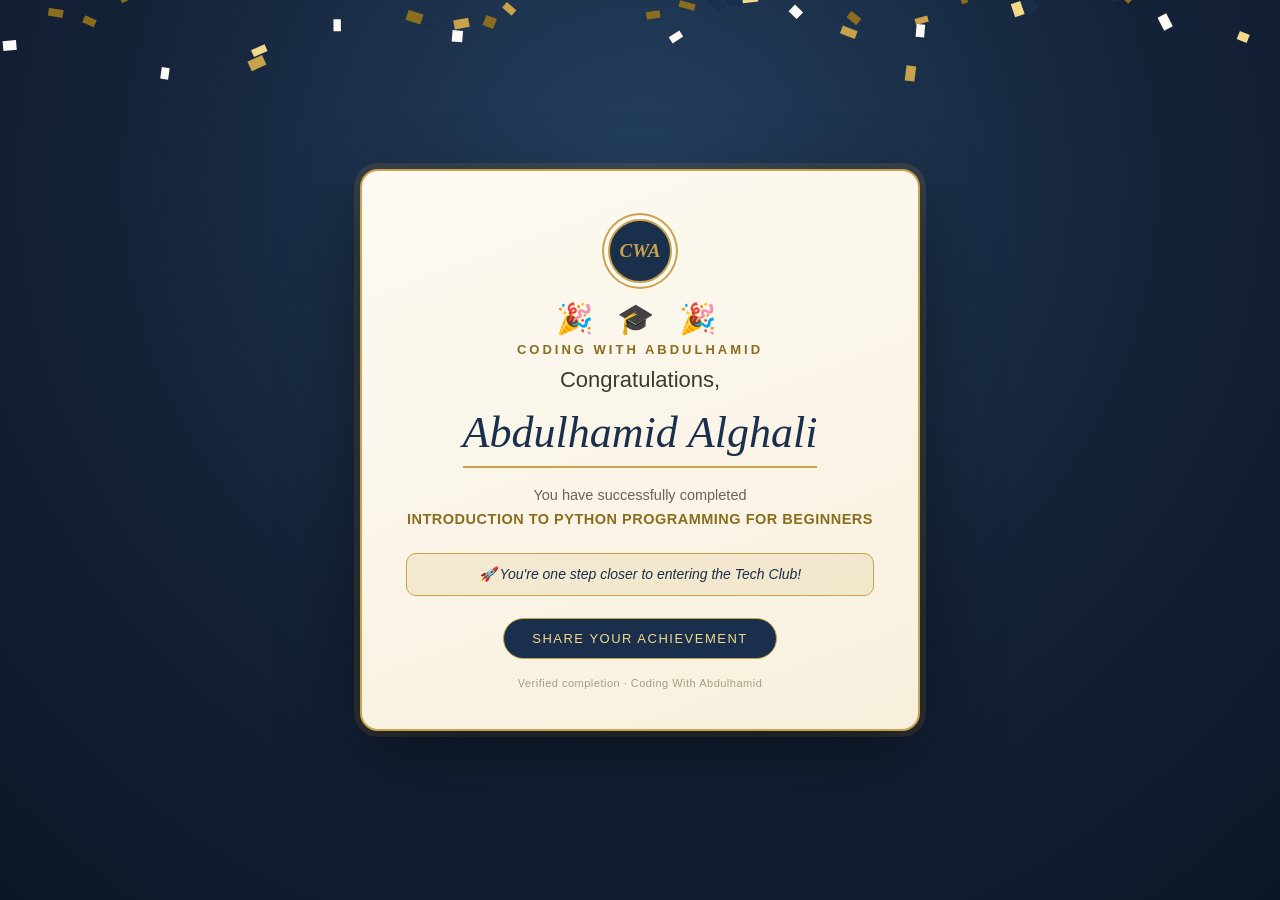
<file: celebrate.html>
<!DOCTYPE html>
<html lang="en">
<head>
<meta charset="UTF-8">
<title>Congratulations!</title>
<style>
  * { box-sizing: border-box; margin: 0; padding: 0; }
  html, body {
    width: 100%; height: 100%;
    overflow: hidden;
    font-family: 'Trebuchet MS', sans-serif;
    background: radial-gradient(circle at 50% 20%, #24405e 0%, #142238 55%, #0c1626 100%);
    display: flex;
    align-items: center;
    justify-content: center;
  }
  canvas#confetti {
    position: fixed;
    top: 0; left: 0;
    width: 100%; height: 100%;
    pointer-events: none;
    z-index: 2;
  }
  .card {
    position: relative;
    z-index: 3;
    width: 560px;
    max-width: 90vw;
    padding: 48px 44px 40px;
    border-radius: 18px;
    background: linear-gradient(160deg, #fdfaf3 0%, #f7f0dd 100%);
    border: 2px solid #c9a24b;
    box-shadow: 0 30px 80px rgba(0,0,0,0.45), 0 0 0 6px rgba(201,162,75,0.15);
    text-align: center;
    opacity: 0;
    transform: translateY(24px) scale(0.96);
    animation: riseIn 0.9s cubic-bezier(0.2, 0.8, 0.2, 1) 0.15s forwards;
  }
  @keyframes riseIn {
    to { opacity: 1; transform: translateY(0) scale(1); }
  }
  .badge {
    width: 64px; height: 64px;
    margin: 0 auto 18px;
    border-radius: 50%;
    background: #1a2f4b;
    border: 2px solid #c9a24b;
    box-shadow: 0 0 0 4px #fdfaf3, 0 0 0 6px #c9a24b;
    display: flex; align-items: center; justify-content: center;
    font-family: Georgia, serif; font-style: italic; font-weight: 700;
    color: #c9a24b; font-size: 19px;
    animation: pop 0.7s cubic-bezier(0.34, 1.56, 0.64, 1) 0.5s both;
  }
  @keyframes pop { 0% { transform: scale(0); } 100% { transform: scale(1); } }
  .emoji-row { font-size: 30px; margin-bottom: 6px; letter-spacing: 8px; }
  .headline {
    font-family: 'Trebuchet MS', sans-serif;
    font-size: 13px;
    letter-spacing: 3px;
    text-transform: uppercase;
    color: #8a6d1f;
    font-weight: 700;
    margin-bottom: 10px;
  }
  .congrats {
    font-size: 22px;
    color: #3d3a30;
    margin-bottom: 4px;
  }
  .student-name {
    font-family: Georgia, serif;
    font-style: italic;
    font-size: 44px;
    color: #1a2f4b;
    margin: 10px 0 16px;
    border-bottom: 2px solid #c9a24b;
    display: inline-block;
    padding-bottom: 8px;
    animation: glow 2.4s ease-in-out 1.2s infinite;
  }
  @keyframes glow {
    0%, 100% { text-shadow: 0 0 0 rgba(201,162,75,0); }
    50% { text-shadow: 0 0 18px rgba(201,162,75,0.55); }
  }
  .course-line {
    font-size: 14.5px;
    color: #6b6455;
    line-height: 1.6;
    margin-bottom: 22px;
  }
  .course-title {
    font-weight: 700;
    color: #8a6d1f;
    text-transform: uppercase;
    letter-spacing: 0.5px;
  }
  .tech-club {
    font-size: 14px;
    color: #1a2f4b;
    background: rgba(201,162,75,0.14);
    border: 1px solid #c9a24b;
    border-radius: 10px;
    padding: 10px 18px;
    margin: 0 0 22px;
    font-style: italic;
    line-height: 1.5;
  }
  .cta {
    display: inline-block;
    padding: 12px 28px;
    background: #1a2f4b;
    color: #f2d98c;
    font-size: 13px;
    letter-spacing: 1.5px;
    text-transform: uppercase;
    text-decoration: none;
    border-radius: 999px;
    border: 1px solid #c9a24b;
    transition: transform 0.2s ease, box-shadow 0.2s ease;
  }
  .cta:hover { transform: translateY(-2px); box-shadow: 0 10px 24px rgba(26,47,75,0.35); }
  .footer-note {
    margin-top: 18px;
    font-size: 11px;
    color: #a39d86;
    letter-spacing: 0.5px;
  }
</style>
</head>
<body>
  <canvas id="confetti"></canvas>
  <div class="card">
    <div class="badge">CWA</div>
    <div class="emoji-row">🎉 🎓 🎉</div>
    <div class="headline">Coding With Abdulhamid</div>
    <div class="congrats">Congratulations,</div>
    <div class="student-name" id="studentName">Abdulhamid Alghali</div>
    <div class="course-line">You have successfully completed<br><span class="course-title" id="courseTitle">Introduction to Python Programming for Beginners</span></div>
    <div class="tech-club">🚀 You're one step closer to entering the Tech Club!</div>
    <a class="cta" href="#" id="certLink" target="_blank" rel="noopener">Share Your Achievement</a>
    <div class="footer-note">Verified completion &middot; Coding With Abdulhamid</div>
  </div>

<script>
  // Personalize from URL params, e.g. ?name=Jane%20Doe&course=Intro%20to%20Python
  const params = new URLSearchParams(window.location.search);
  const name = params.get('name');
  const course = params.get('course');
  const cert = params.get('cert');
  const displayName = name || document.getElementById('studentName').textContent;
  const displayCourse = course || document.getElementById('courseTitle').textContent;
  if (name) document.getElementById('studentName').textContent = name;
  if (course) document.getElementById('courseTitle').textContent = course;

  const certLink = document.getElementById('certLink');
  var shareText = 'I just completed "' + displayCourse + '" with Coding With Abdulhamid! \ud83c\udf93\ud83c\udf89 Go join now, do not miss the chance! WhatsApp +961 76 540 195';
  var shareUrl = 'https://wa.me/?text=' + encodeURIComponent(shareText);
  // Celebration image lives next to this page in the repo (same folder as celebrate.html).
  var promoImagePath = 'promo.png';

  if (cert) {
    // Certificate file is hosted -- link straight to it, no share logic needed.
    certLink.setAttribute('href', cert);
    certLink.textContent = 'View Your Certificate';
  } else {
    certLink.setAttribute('href', shareUrl);
    certLink.textContent = 'Share Your Achievement';
    certLink.addEventListener('click', function (e) {
      e.preventDefault();
      shareAchievement();
    });
  }

  function shareAchievement() {
    fetch(promoImagePath)
      .then(function (res) { return res.blob(); })
      .then(function (blob) {
        var file = new File([blob], 'coding-with-abdulhamid.png', { type: blob.type || 'image/png' });
        if (navigator.canShare && navigator.canShare({ files: [file] })) {
          return navigator.share({
            files: [file],
            text: shareText,
            title: 'Coding With Abdulhamid',
          });
        }
        throw new Error('file-share-unsupported');
      })
      .catch(function () {
        // Fallback for browsers without file-sharing support (e.g. desktop):
        // open WhatsApp with the text pre-filled instead.
        window.open(shareUrl, '_blank');
      });
  }

  // Lightweight confetti (no external libraries)
  const canvas = document.getElementById('confetti');
  const ctx = canvas.getContext('2d');
  function resize() { canvas.width = window.innerWidth; canvas.height = window.innerHeight; }
  resize();
  window.addEventListener('resize', resize);

  const colors = ['#c9a24b', '#1a2f4b', '#f2d98c', '#fdfaf3', '#8a6d1f'];
  const pieces = [];
  function spawn(count) {
    for (let i = 0; i < count; i++) {
      pieces.push({
        x: Math.random() * canvas.width,
        y: -20 - Math.random() * canvas.height * 0.3,
        w: 6 + Math.random() * 6,
        h: 10 + Math.random() * 8,
        color: colors[Math.floor(Math.random() * colors.length)],
        speedY: 1.5 + Math.random() * 2.5,
        speedX: -1 + Math.random() * 2,
        rotation: Math.random() * 360,
        rotationSpeed: -6 + Math.random() * 12,
      });
    }
  }
  spawn(140);
  let frame = 0;
  function animate() {
    ctx.clearRect(0, 0, canvas.width, canvas.height);
    for (const p of pieces) {
      p.y += p.speedY;
      p.x += p.speedX;
      p.rotation += p.rotationSpeed;
      if (p.y > canvas.height + 20) {
        p.y = -20;
        p.x = Math.random() * canvas.width;
      }
      ctx.save();
      ctx.translate(p.x, p.y);
      ctx.rotate((p.rotation * Math.PI) / 180);
      ctx.fillStyle = p.color;
      ctx.fillRect(-p.w / 2, -p.h / 2, p.w, p.h);
      ctx.restore();
    }
    frame++;
    if (frame % 240 === 0) spawn(30);
    requestAnimationFrame(animate);
  }
  animate();
</script>
</body>
</html>
</file>
<file: styles.css>
:root{
  --canvas:#F7F9FE; --surface:#FFFFFF; --soft:#EEF2FC; --border:#E2E8F5;
  --ink:#161D3B; --muted:#5A6382;
  --blue:#3D5AD6; --blue-dark:#2F49B8; --blue-soft:#E7ECFB;
  --purple:#7C3AED; --purple-soft:#F1EAFD;
  --cyan:#0891B2; --cyan-soft:#E0F5FA;
  --gold:#B45309; --gold-soft:#FDF0DC;
  --green:#128C4E; --green-dark:#0E7440;
  --radius:12px; --radius-lg:20px;
  --shadow:0 1px 2px rgba(22,29,59,.05),0 6px 20px rgba(22,29,59,.06);
  --shadow-lift:0 2px 4px rgba(22,29,59,.06),0 14px 34px rgba(22,29,59,.13);
  --font-display:"Sora","Segoe UI",-apple-system,sans-serif;
  --font-body:"Inter",-apple-system,BlinkMacSystemFont,"Segoe UI",Roboto,sans-serif;
}
*{margin:0;padding:0;box-sizing:border-box}
html{scroll-behavior:smooth}
body{font-family:var(--font-body);font-size:16px;line-height:1.6;color:var(--ink);background:var(--canvas)}
img{max-width:100%;height:auto;display:block}
a{color:inherit}
button{font:inherit;cursor:pointer;border:none;background:none}
:focus-visible{outline:3px solid var(--blue);outline-offset:2px;border-radius:6px}
.wrap{max-width:1120px;margin:0 auto;padding:0 32px}
section{padding:88px 0}
h1,h2,h3{font-family:var(--font-display);line-height:1.15;letter-spacing:-.015em}
h1{font-size:clamp(36px,4.8vw,56px);font-weight:700}
h2{font-size:clamp(28px,3.4vw,38px);font-weight:700;margin:14px 0 16px}
h3{font-size:19px;font-weight:600}
.lead{font-size:18px;color:var(--muted);max-width:58ch}
.eyebrow{display:inline-flex;align-items:center;gap:8px;font-size:13px;font-weight:700;letter-spacing:.12em;text-transform:uppercase;color:var(--blue)}
.eyebrow::before{content:"";width:24px;height:2px;background:var(--blue);border-radius:2px}
.center{text-align:center}
.center .lead{margin-left:auto;margin-right:auto}
/* Announcement */
.announce{background:linear-gradient(90deg,#2A3E9E,#5B34B8);color:#EAEDFB;text-align:center;font-size:13.5px;font-weight:500;padding:9px 16px}
.announce b{color:#9EE8FB}
/* Nav */
.nav{position:sticky;top:0;z-index:50;background:rgba(247,249,254,.92);backdrop-filter:blur(12px);border-bottom:1px solid var(--border)}
.nav-inner{display:flex;align-items:center;justify-content:space-between;height:70px;gap:12px}
.logo{display:flex;align-items:center;gap:10px;font-family:var(--font-display);font-size:18px;font-weight:700;text-decoration:none}
.logo-mark{width:36px;height:36px;border-radius:10px;background:linear-gradient(135deg,var(--blue),var(--purple));display:flex;align-items:center;justify-content:center;color:#fff;flex:none}
.nav-links{display:flex;align-items:center;gap:4px;list-style:none}
.nav-links a{display:inline-block;padding:9px 13px;border-radius:8px;font-size:14.5px;font-weight:500;text-decoration:none;color:#3A4265;transition:background .2s,color .2s}
.nav-links a:hover{background:var(--soft);color:var(--ink)}
.btn{display:inline-flex;align-items:center;justify-content:center;gap:9px;padding:13px 24px;border-radius:12px;font-size:15px;font-weight:600;text-decoration:none;transition:transform .2s,box-shadow .2s,background .2s;min-height:44px}
.btn:active{transform:scale(.97)}
.btn-wa{background:var(--green);color:#fff;box-shadow:0 2px 6px rgba(18,140,78,.3)}
.btn-wa:hover{background:var(--green-dark);transform:translateY(-2px);box-shadow:0 8px 20px rgba(18,140,78,.32)}
.btn-ghost{background:transparent;color:var(--ink);border:1.5px solid #C7D0E8}
.btn-ghost:hover{background:var(--soft);transform:translateY(-2px)}
.btn-sm{padding:10px 16px;font-size:14px;border-radius:10px}
.hamburger{display:none;width:44px;height:44px;border-radius:10px;align-items:center;justify-content:center}
/* Hero */
.hero{padding:72px 0 84px;overflow:hidden;position:relative}
.hero::before{content:"";position:absolute;top:-220px;right:-180px;width:560px;height:560px;border-radius:50%;background:radial-gradient(circle,rgba(124,58,237,.12),transparent 65%);pointer-events:none}
.hero::after{content:"";position:absolute;bottom:-260px;left:-200px;width:560px;height:560px;border-radius:50%;background:radial-gradient(circle,rgba(61,90,214,.10),transparent 65%);pointer-events:none}
.hero-grid{display:grid;grid-template-columns:1.06fr .94fr;gap:56px;align-items:center;position:relative;z-index:1}
.hero-badge{display:inline-flex;align-items:center;gap:8px;background:var(--gold-soft);border:1px solid #F0DBB4;color:#8A5A0B;font-size:13.5px;font-weight:600;padding:7px 14px;border-radius:999px;margin-bottom:22px}
.hero h1 .grad{background:linear-gradient(90deg,var(--blue),var(--purple));-webkit-background-clip:text;background-clip:text;color:transparent}
.hero .lead{margin:18px 0 26px}
.hero-actions{display:flex;gap:14px;flex-wrap:wrap;margin-bottom:26px}
.meta-chips{display:flex;flex-wrap:wrap;gap:10px}
.chip{display:inline-flex;align-items:center;gap:7px;background:var(--surface);border:1px solid var(--border);border-radius:999px;padding:7px 14px;font-size:13.5px;font-weight:600;color:#3A4265;box-shadow:var(--shadow)}
.chip svg{color:var(--blue);flex:none}
/* Editor mockup */
.hero-visual{position:relative}
.editor{background:#171B2E;border-radius:16px;box-shadow:var(--shadow-lift);overflow:hidden;border:1px solid #262C49}
.editor-bar{display:flex;align-items:center;gap:7px;padding:12px 16px;background:#1F2440;border-bottom:1px solid #2A3052}
.dot{width:11px;height:11px;border-radius:50%}
.dot-r{background:#F87171}.dot-y{background:#FBBF24}.dot-g{background:#34D399}
.editor-title{margin-left:10px;font-size:12.5px;color:#8B93B8;font-family:Menlo,Consolas,monospace}
.editor-code{padding:20px 22px;font-family:Menlo,Consolas,"Courier New",monospace;font-size:13.5px;line-height:1.75;color:#D6DCF5;overflow-x:auto}
.editor-code .cm{color:#7A82A6}
.editor-code .kw{color:#C792EA}
.editor-code .fn{color:#82AAFF}
.editor-code .st{color:#C3E88D}
.editor-code .nm{color:#F78C6C}
.editor-out{padding:12px 22px;background:#101322;border-top:1px solid #2A3052;font-family:Menlo,Consolas,monospace;font-size:12.5px;color:#7EE0A3}
.float-card{position:absolute;background:var(--surface);border:1px solid var(--border);border-radius:14px;box-shadow:var(--shadow-lift);padding:12px 16px;display:flex;align-items:center;gap:11px;font-size:13.5px;font-weight:600}
.float-card small{display:block;font-weight:500;color:var(--muted);font-size:12px}
.fc-ico{width:38px;height:38px;border-radius:10px;display:flex;align-items:center;justify-content:center;flex:none}
.fc-1{top:-18px;right:-14px}
.fc-2{bottom:-20px;left:-14px}
/* Trust strip */
.strip{background:var(--surface);border-top:1px solid var(--border);border-bottom:1px solid var(--border);padding:26px 0}
.strip-grid{display:grid;grid-template-columns:repeat(4,1fr);gap:20px;text-align:center}
.strip-grid b{display:block;font-family:var(--font-display);font-size:24px;color:var(--blue)}
.strip-grid span{font-size:13.5px;color:var(--muted)}
/* Cards */
.cards-3{display:grid;grid-template-columns:repeat(3,1fr);gap:24px}
.cards-4{display:grid;grid-template-columns:repeat(4,1fr);gap:24px}
.card{background:var(--surface);border:1px solid var(--border);border-radius:var(--radius-lg);padding:28px 24px;box-shadow:var(--shadow);transition:transform .25s,box-shadow .25s}
.card:hover{transform:translateY(-4px);box-shadow:var(--shadow-lift)}
.card h3{margin-bottom:8px}
.card p{font-size:14.5px;color:var(--muted)}
.card-ico{width:48px;height:48px;border-radius:13px;display:flex;align-items:center;justify-content:center;margin-bottom:18px}
.ico-blue{background:var(--blue-soft);color:var(--blue)}
.ico-purple{background:var(--purple-soft);color:var(--purple)}
.ico-cyan{background:var(--cyan-soft);color:var(--cyan)}
.ico-gold{background:var(--gold-soft);color:var(--gold)}
.ico-green{background:#E5F3EC;color:var(--green)}
/* Details grid */
.detail-grid{display:grid;grid-template-columns:repeat(4,1fr);gap:20px}
.detail{background:var(--surface);border:1px solid var(--border);border-radius:14px;padding:20px;display:flex;gap:14px;align-items:flex-start;box-shadow:var(--shadow)}
.detail .fc-ico{margin-top:2px}
.detail b{display:block;font-size:15px;font-family:var(--font-display)}
.detail span{font-size:13.5px;color:var(--muted)}
.detail-price{grid-column:span 2;background:linear-gradient(135deg,#2A3E9E,#5B34B8);border:none;color:#fff}
.detail-price b{color:#fff;font-size:24px}
.detail-price span{color:#C9D2F4}
/* Learn list */
.learn-grid{display:grid;grid-template-columns:1fr 1fr;gap:14px 28px}
.learn-item{display:flex;gap:13px;align-items:flex-start;background:var(--surface);border:1px solid var(--border);border-radius:12px;padding:15px 18px;box-shadow:var(--shadow)}
.learn-item svg{flex:none;color:var(--green);margin-top:3px}
.learn-item b{font-size:15px}
.learn-item p{font-size:13.5px;color:var(--muted)}
/* Timeline */
.timeline{display:grid;grid-template-columns:repeat(4,1fr);gap:22px;counter-reset:wk}
.week{background:var(--surface);border:1px solid var(--border);border-radius:var(--radius-lg);padding:26px 22px;box-shadow:var(--shadow);position:relative}
.week-num{display:inline-flex;align-items:center;justify-content:center;width:40px;height:40px;border-radius:12px;background:linear-gradient(135deg,var(--blue),var(--purple));color:#fff;font-family:var(--font-display);font-weight:700;font-size:16px;margin-bottom:14px}
.week h3{font-size:16.5px;margin-bottom:8px}
.week p{font-size:13.5px;color:var(--muted)}
/* Projects */
.proj-grid{display:grid;grid-template-columns:repeat(3,1fr);gap:22px}
.proj{background:var(--surface);border:1px solid var(--border);border-radius:var(--radius-lg);padding:24px;box-shadow:var(--shadow);display:flex;gap:16px;align-items:center;transition:transform .25s,box-shadow .25s}
.proj:hover{transform:translateY(-4px);box-shadow:var(--shadow-lift)}
.proj b{font-size:15.5px;font-family:var(--font-display)}
.proj span{display:block;font-size:13px;color:var(--muted)}
/* Tutor */
.tutor{background:var(--surface);border-top:1px solid var(--border);border-bottom:1px solid var(--border)}
.tutor-grid{display:grid;grid-template-columns:.42fr .58fr;gap:56px;align-items:center}
.tutor-card{background:linear-gradient(160deg,#232C63,#4A2A94);border-radius:24px;padding:40px 32px;text-align:center;color:#fff;box-shadow:var(--shadow-lift)}
.avatar-xl{width:110px;height:110px;border-radius:50%;background:linear-gradient(135deg,#5B74E8,#9D6BF0);display:flex;align-items:center;justify-content:center;font-family:var(--font-display);font-size:38px;font-weight:700;margin:0 auto 18px;border:4px solid rgba(255,255,255,.25)}
.tutor-card h3{font-size:22px;color:#fff}
.tutor-card .role{color:#BBC6F2;font-size:14px;margin:4px 0 18px}
.tutor-tags{display:flex;flex-wrap:wrap;gap:8px;justify-content:center}
.tutor-tags span{background:rgba(255,255,255,.12);border:1px solid rgba(255,255,255,.2);border-radius:999px;padding:5px 12px;font-size:12.5px;font-weight:600}
.tutor-body p{color:#414A6E;font-size:15.5px;margin-bottom:14px}
.tutor-quote{border-left:3px solid var(--purple);padding:4px 0 4px 18px;font-style:italic;color:var(--ink);font-size:16.5px;margin:20px 0}
/* Audience + trust */
.two-col{display:grid;grid-template-columns:1fr 1fr;gap:28px}
.panel{background:var(--surface);border:1px solid var(--border);border-radius:var(--radius-lg);padding:32px;box-shadow:var(--shadow)}
.panel h3{font-size:20px;margin-bottom:18px}
.check-list{list-style:none;display:flex;flex-direction:column;gap:13px}
.check-list li{display:flex;gap:12px;align-items:flex-start;font-size:15px;color:#414A6E}
.check-list svg{flex:none;margin-top:3px}
.check-list .ok{color:var(--green)}
.check-list .heart{color:var(--purple)}
/* FAQ */
.faq{max-width:760px;margin:0 auto}
.faq details{background:var(--surface);border:1px solid var(--border);border-radius:14px;box-shadow:var(--shadow);margin-bottom:12px;overflow:hidden}
.faq summary{list-style:none;cursor:pointer;display:flex;align-items:center;justify-content:space-between;gap:16px;padding:18px 22px;font-weight:600;font-size:15.5px;min-height:44px}
.faq summary::-webkit-details-marker{display:none}
.faq summary svg{flex:none;color:var(--blue);transition:transform .25s}
.faq details[open] summary svg{transform:rotate(45deg)}
.faq .faq-a{padding:0 22px 18px;color:var(--muted);font-size:14.5px}
/* CTA band */
.cta-band{background:linear-gradient(135deg,#232C63,#4A2A94);border-radius:28px;padding:64px 56px;text-align:center;color:#fff;position:relative;overflow:hidden}
.cta-band::after{content:"";position:absolute;right:-90px;top:-90px;width:320px;height:320px;border-radius:50%;background:radial-gradient(circle,rgba(158,232,251,.18),transparent 65%)}
.cta-band h2{color:#fff;max-width:20ch;margin:10px auto 14px}
.cta-band p{color:#BBC6F2;max-width:52ch;margin:0 auto 30px}
.cta-band .eyebrow{color:#9EE8FB}.cta-band .eyebrow::before{background:#9EE8FB}
.cta-band .btn-wa{position:relative;z-index:1}
.cta-note{margin-top:16px;font-size:13px;color:#9AA5D8}
/* Footer */
footer{background:var(--surface);border-top:1px solid var(--border);padding:44px 0 30px;margin-top:88px}
.foot-inner{display:flex;justify-content:space-between;gap:24px;flex-wrap:wrap;align-items:center}
.foot-links{display:flex;gap:20px;flex-wrap:wrap;font-size:14px}
.foot-links a{color:#3A4265;text-decoration:none}
.foot-links a:hover{color:var(--blue)}
.foot-bottom{border-top:1px solid var(--border);margin-top:26px;padding-top:20px;font-size:13px;color:var(--muted);display:flex;justify-content:space-between;gap:12px;flex-wrap:wrap}
/* Reveal */
.reveal{opacity:0;transform:translateY(26px);transition:opacity .6s ease,transform .6s ease}
.reveal.in{opacity:1;transform:none}
@media (prefers-reduced-motion:reduce){
  html{scroll-behavior:auto}
  .reveal{opacity:1;transform:none;transition:none}
  .card,.proj,.btn,.faq summary svg{transition:none}
}
/* Responsive */
@media (max-width:960px){
  .hero-grid,.tutor-grid,.two-col{grid-template-columns:1fr}
  .cards-3,.proj-grid{grid-template-columns:1fr 1fr}
  .cards-4,.detail-grid,.timeline{grid-template-columns:1fr 1fr}
  .strip-grid{grid-template-columns:1fr 1fr;gap:24px}
  .hero-visual{max-width:560px;margin:0 auto}
  .fc-1{right:-6px}.fc-2{left:-6px}
}
@media (max-width:640px){
  .wrap{padding:0 20px}
  section{padding:64px 0}
  .cards-3,.cards-4,.proj-grid,.learn-grid,.detail-grid,.timeline{grid-template-columns:1fr}
  .detail-price{grid-column:span 1}
  .nav-links{display:none;position:absolute;top:70px;left:0;right:0;background:var(--canvas);border-bottom:1px solid var(--border);flex-direction:column;align-items:stretch;padding:12px 20px 18px;gap:4px;box-shadow:var(--shadow-lift)}
  .nav-links.open{display:flex}
  .nav-links a{padding:13px 14px;font-size:16px}
  .hamburger{display:flex}
  .nav-cta-desktop{display:none}
  .cta-band{padding:44px 24px}
  .hero{padding:48px 0 64px}
  .fc-1{top:-14px}.fc-2{bottom:-14px}
  .editor-code{font-size:12px}
}


/* Language chooser + bilingual controls */
[hidden]{display:none!important}
body.language-modal-open{overflow:hidden}
.nav-actions{display:flex;align-items:center;gap:8px}
.language-toggle{display:inline-flex;align-items:center;justify-content:center;gap:7px;min-height:42px;padding:8px 12px;border:1px solid var(--border);border-radius:10px;background:var(--surface);color:var(--blue);font-size:13.5px;font-weight:700;box-shadow:var(--shadow);transition:background .2s,border-color .2s,transform .2s}
.language-toggle:hover{background:var(--blue-soft);border-color:#C9D3F3;transform:translateY(-1px)}
.language-toggle svg{flex:none}
.language-modal{position:fixed;inset:0;z-index:1000;display:flex;align-items:center;justify-content:center;padding:22px;background:rgba(9,15,38,.72);backdrop-filter:blur(10px);direction:ltr}
.language-dialog{width:min(100%,560px);background:var(--surface);border:1px solid rgba(255,255,255,.6);border-radius:26px;padding:38px;box-shadow:0 28px 80px rgba(9,15,38,.34);text-align:center;animation:languageIn .28s ease-out}
.language-symbol{width:58px;height:58px;margin:0 auto 14px;border-radius:17px;display:flex;align-items:center;justify-content:center;color:#fff;background:linear-gradient(135deg,var(--blue),var(--purple));box-shadow:0 10px 28px rgba(61,90,214,.28)}
.language-welcome{color:var(--blue);font-size:13px;font-weight:700;letter-spacing:.08em;text-transform:uppercase}
.language-dialog h2{margin:10px 0 12px;font-size:clamp(27px,5vw,36px);line-height:1.25}
.language-dialog h2 span{font-family:"Noto Sans Arabic",Tahoma,Arial,sans-serif;color:var(--purple);font-size:.86em;letter-spacing:0}
.language-help{color:var(--muted);font-size:14.5px;line-height:1.8;margin-bottom:24px}
.language-help span{font-family:"Noto Sans Arabic",Tahoma,Arial,sans-serif}
.language-options{display:grid;grid-template-columns:1fr 1fr;gap:14px}
.language-choice{min-height:92px;padding:17px;border:1.5px solid var(--border);border-radius:16px;background:var(--canvas);display:flex;align-items:center;gap:14px;text-align:left;transition:transform .2s,box-shadow .2s,border-color .2s,background .2s}
.language-choice:hover{transform:translateY(-3px);border-color:#AEBDE9;background:#fff;box-shadow:var(--shadow-lift)}
.language-choice[dir="rtl"]{text-align:right;font-family:"Noto Sans Arabic",Tahoma,Arial,sans-serif}
.language-code{width:44px;height:44px;flex:none;display:flex;align-items:center;justify-content:center;border-radius:12px;background:var(--blue-soft);color:var(--blue);font-weight:800}
.language-choice[dir="rtl"] .language-code{background:var(--purple-soft);color:var(--purple)}
.language-choice strong{display:block;font-size:17px;color:var(--ink)}
.language-choice small{display:block;color:var(--muted);font-size:12.5px;margin-top:2px}
@keyframes languageIn{from{opacity:0;transform:translateY(12px) scale(.98)}to{opacity:1;transform:none}}

/* Arabic typography and RTL layout */
html[dir="rtl"] body{font-family:"Noto Sans Arabic",Tahoma,Arial,sans-serif;text-align:right}
html[dir="rtl"] h1,html[dir="rtl"] h2,html[dir="rtl"] h3,
html[dir="rtl"] .logo,html[dir="rtl"] .strip-grid b,html[dir="rtl"] .detail b,
html[dir="rtl"] .proj b,html[dir="rtl"] .week-num,html[dir="rtl"] .avatar-xl{
  font-family:"Noto Sans Arabic",Tahoma,Arial,sans-serif;letter-spacing:0
}
html[dir="rtl"] .eyebrow{letter-spacing:.04em}
html[dir="rtl"] .center .lead{margin-left:auto;margin-right:auto}
html[dir="rtl"] .hero::before{right:auto;left:-180px}
html[dir="rtl"] .hero::after{left:auto;right:-200px}
html[dir="rtl"] .hero h1{line-height:1.3}
html[dir="rtl"] .tutor-quote{border-left:none;border-right:3px solid var(--purple);padding:4px 18px 4px 0}
html[dir="rtl"] .cta-band::after{right:auto;left:-90px}
html[dir="rtl"] .editor{direction:ltr;text-align:left}
html[dir="rtl"] .editor-code,html[dir="rtl"] .editor-out,html[dir="rtl"] .editor-title{direction:ltr;text-align:left;font-family:Menlo,Consolas,"Courier New",monospace}
html[dir="rtl"] .fc-1{right:auto;left:-14px}
html[dir="rtl"] .fc-2{left:auto;right:-14px}
html[dir="rtl"] .language-toggle{font-family:"Inter","Segoe UI",sans-serif}
html[dir="rtl"] .faq summary{text-align:right}
html[dir="rtl"] .foot-links a[href^="mailto:"],html[dir="rtl"] .foot-links a[href^="https://wa.me"]{direction:ltr;unicode-bidi:isolate}
html[dir="rtl"] .grad{display:inline-block;padding-bottom:.05em}

@media (max-width:960px){
  html[dir="rtl"] .fc-1{left:-6px;right:auto}
  html[dir="rtl"] .fc-2{right:-6px;left:auto}
}
@media (max-width:640px){
  .language-dialog{padding:28px 20px;border-radius:22px}
  .language-options{grid-template-columns:1fr}
  .language-choice{min-height:78px}
  .language-toggle{width:44px;padding:0;gap:0}
  .language-toggle span{display:none}
  html[lang="en"] .language-toggle::after{content:"ع";font-family:"Noto Sans Arabic",Tahoma,Arial,sans-serif;font-weight:800}
  html[lang="ar"] .language-toggle::after{content:"EN";font-family:"Inter","Segoe UI",sans-serif;font-size:11px;font-weight:800}
  html[dir="rtl"] .nav-links{left:0;right:0;text-align:right}
  html[dir="rtl"] .fc-1{left:-4px}
  html[dir="rtl"] .fc-2{right:-4px}
  html[dir="rtl"] .hero h1{font-size:clamp(34px,10vw,45px)}
}


/* ===== What's included ===== */
.inc-grid { display: grid; grid-template-columns: repeat(auto-fit, minmax(250px, 1fr)); gap: 16px; }
.inc-card { background: #fff; border: 1px solid #e7e9f4; border-radius: 14px; padding: 18px; display: flex; gap: 13px; align-items: flex-start; box-shadow: 0 4px 14px rgba(20, 25, 60, 0.05); }
.inc-ico { flex: 0 0 auto; width: 40px; height: 40px; border-radius: 11px; background: #eef1ff; color: #4353c9; display: flex; align-items: center; justify-content: center; }
.inc-card b { display: block; font-size: 15px; margin-bottom: 3px; }
.inc-card p { margin: 0; font-size: 13.5px; color: #5b6172; line-height: 1.55; }

/* ===== Certificate / parent reassurance ===== */
.cert-grid { display: grid; grid-template-columns: 1.05fr 1fr; gap: 40px; align-items: center; }
.cert-points { list-style: none; padding: 0; margin: 18px 0 0; }
.cert-points li { display: flex; gap: 10px; align-items: flex-start; padding: 7px 0; font-size: 14.5px; }
.cert-points svg { flex: 0 0 auto; margin-top: 3px; color: #1fa463; }
.cert-photo { margin: 0; }
.cert-photo img { width: 100%; height: auto; display: block; border-radius: 12px; border: 1px solid #e7e9f4; box-shadow: 0 18px 44px rgba(20, 25, 60, 0.14); }
.cert-photo figcaption { font-size: 13px; color: #5b6172; margin-top: 10px; text-align: center; }
@media (max-width: 820px) { .cert-grid { grid-template-columns: 1fr; gap: 26px; } }

/* ===== Tutor credentials ===== */
.creds { list-style: none; padding: 0; margin: 14px 0 0; text-align: start; }
.creds li { padding: 8px 0; border-top: 1px dashed #e3e6f2; font-size: 13.5px; line-height: 1.5; }
.creds li:first-child { border-top: 0; padding-top: 0; }
.creds b { display: block; font-size: 10.5px; letter-spacing: 1.2px; text-transform: uppercase; color: #7a8093; margin-bottom: 2px; }

/* ===== Floating WhatsApp (mobile) ===== */
.wa-float { display: none; position: fixed; bottom: 18px; inset-inline-end: 18px; z-index: 70; width: 54px; height: 54px; border-radius: 50%; background: #25d366; color: #fff; align-items: center; justify-content: center; box-shadow: 0 10px 26px rgba(37, 211, 102, 0.42); }
@media (max-width: 760px) { .wa-float { display: flex; } }

/* ===== Back to top ===== */
#backToTop { position: fixed; bottom: 18px; inset-inline-start: 18px; z-index: 70; width: 44px; height: 44px; border-radius: 50%; border: none; background: #1c2340; color: #fff; display: flex; align-items: center; justify-content: center; cursor: pointer; box-shadow: 0 10px 24px rgba(20, 25, 60, 0.32); opacity: 0; transform: translateY(10px); pointer-events: none; transition: opacity 0.25s ease, transform 0.25s ease; }
#backToTop.show { opacity: 1; transform: none; pointer-events: auto; }
</file>
